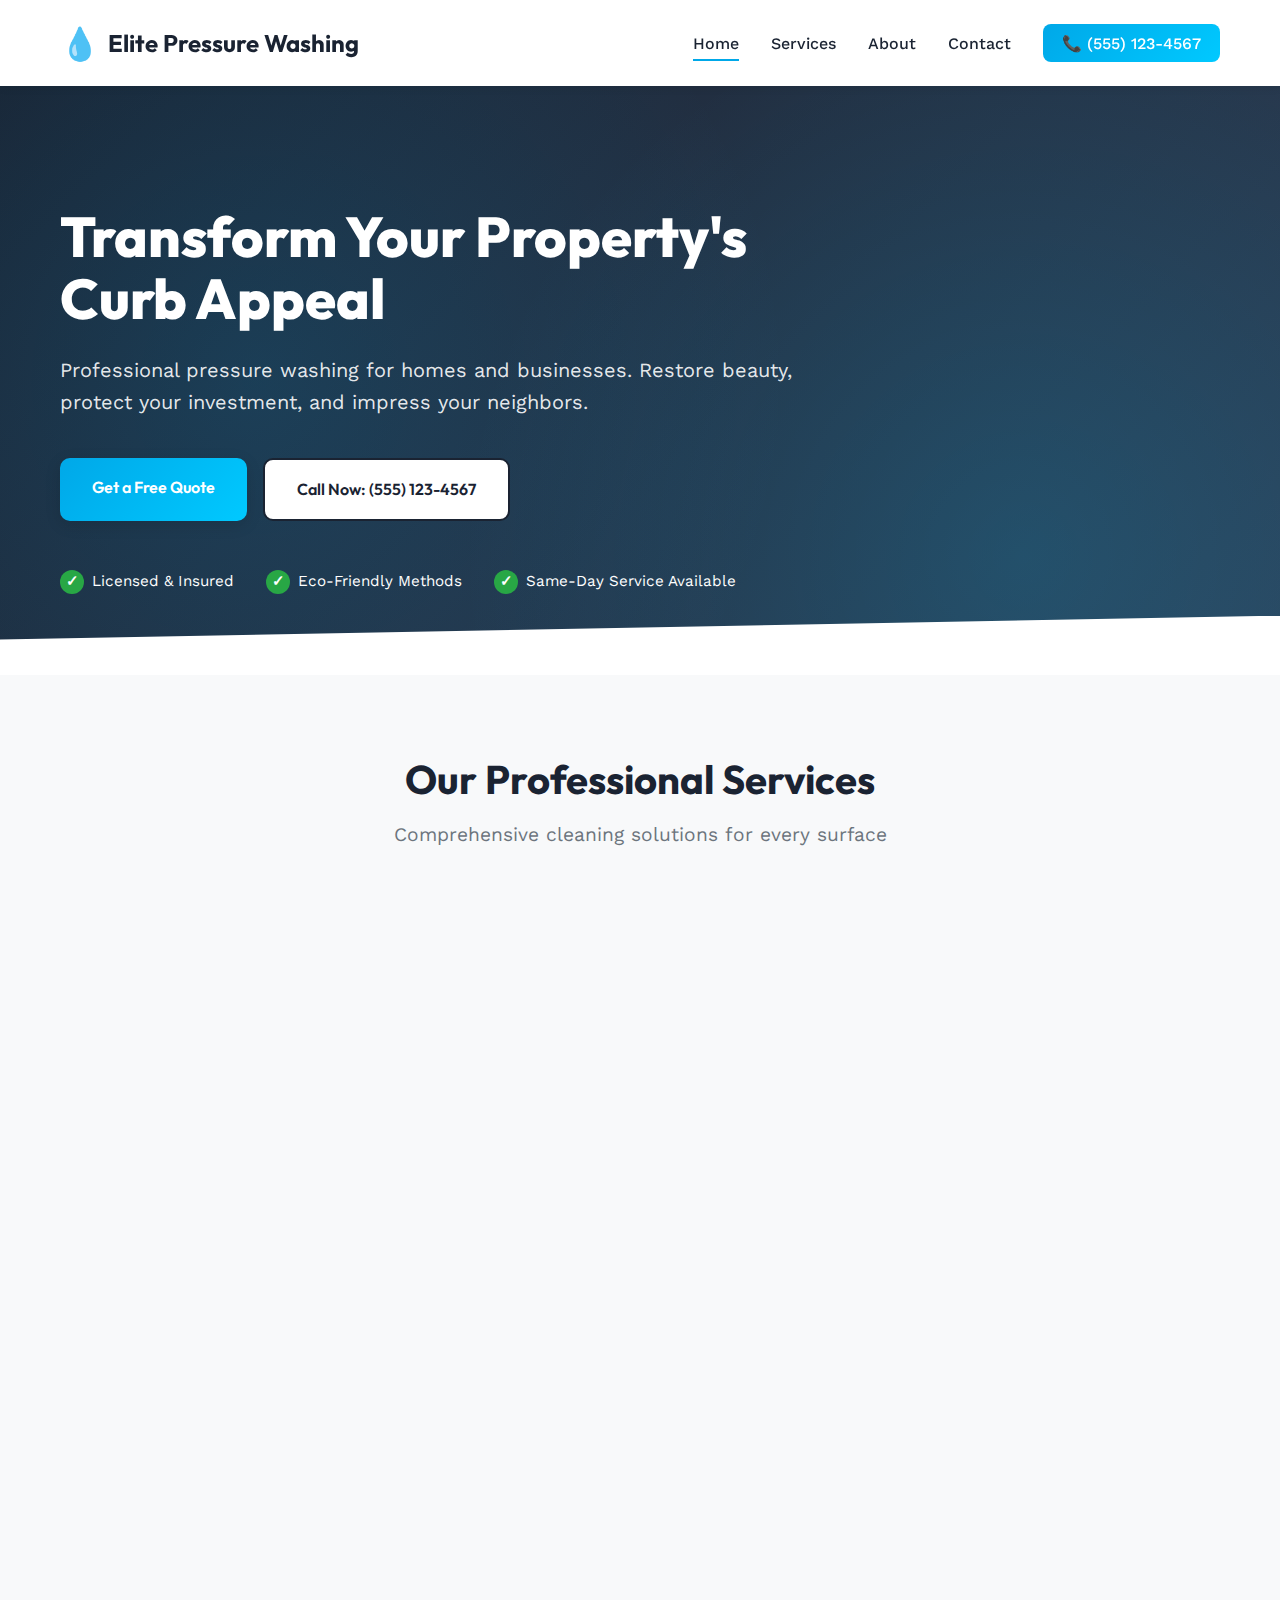
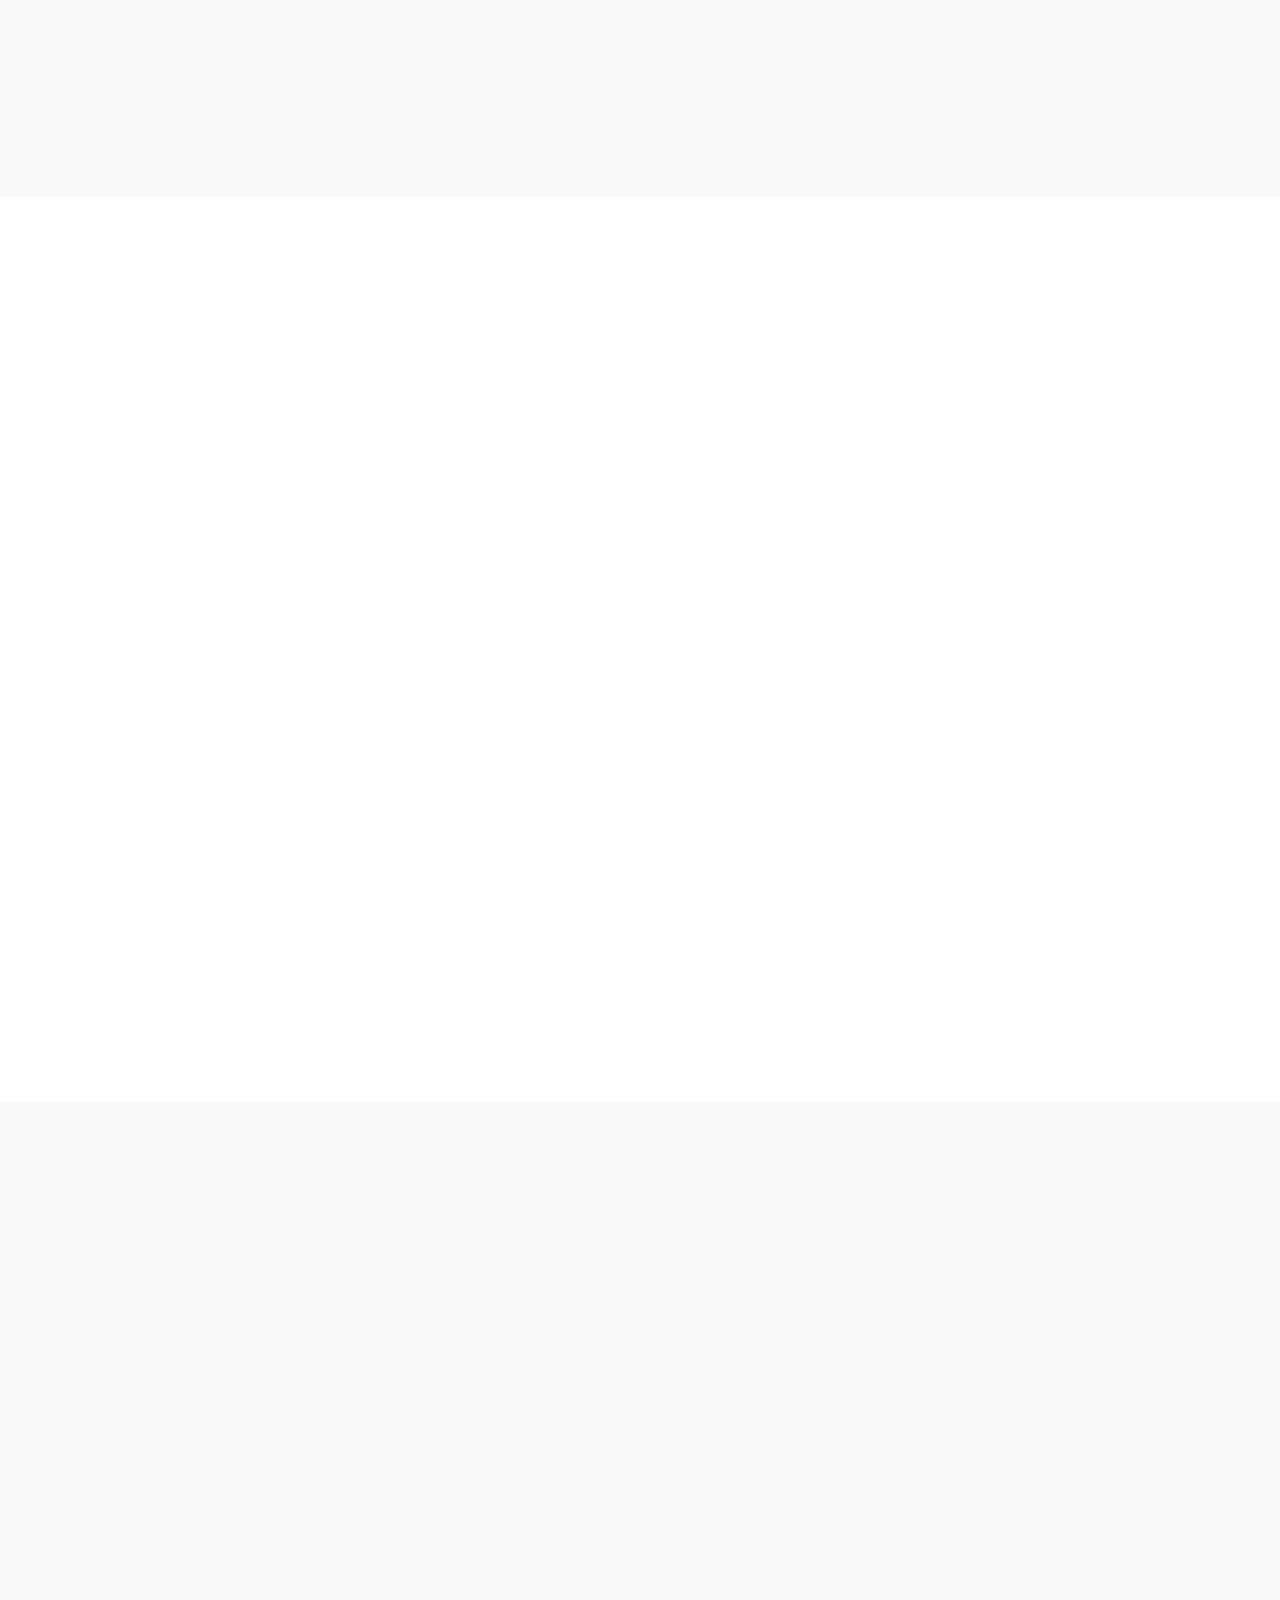
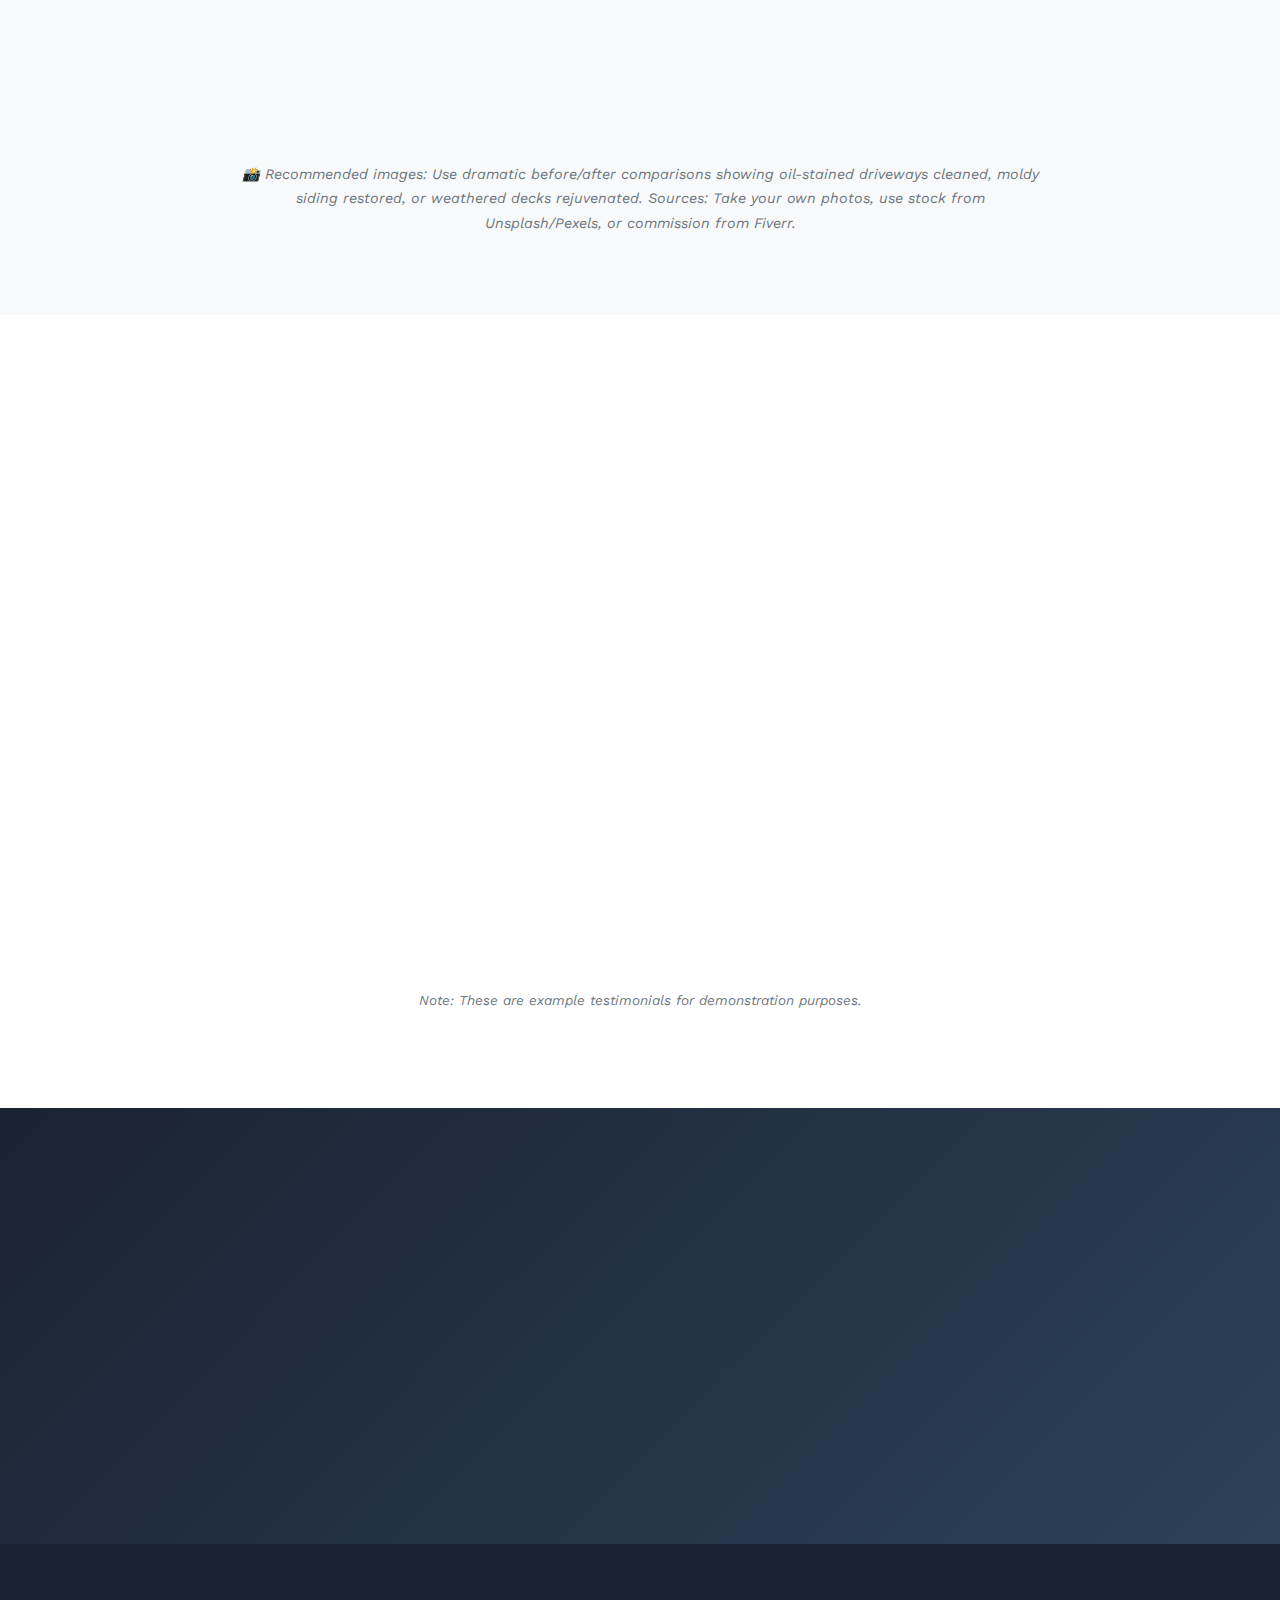
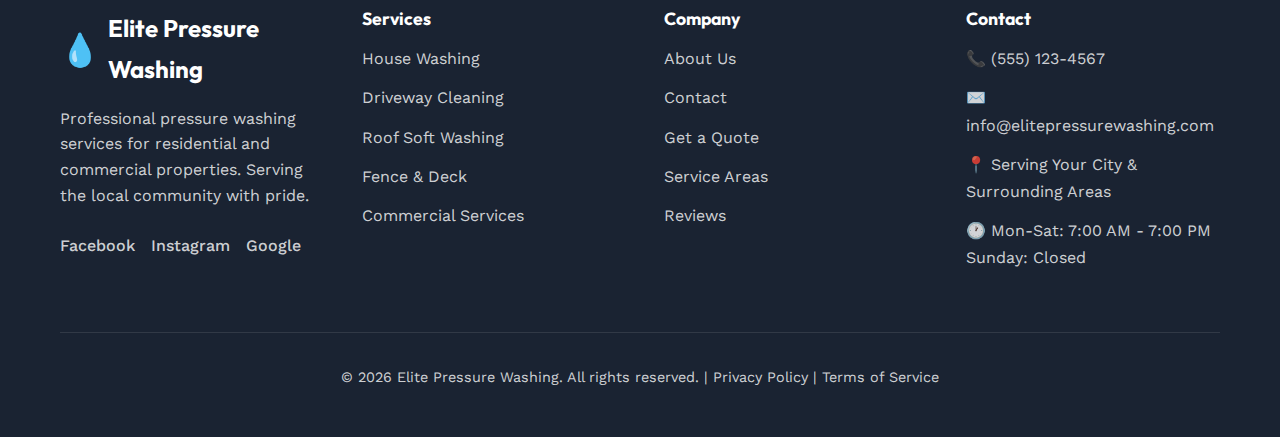
<file: index.html>
<!DOCTYPE html>
<html lang="en">
<head>
    <meta charset="UTF-8">
    <meta name="viewport" content="width=device-width, initial-scale=1.0">
    <title>Elite Pressure Washing | Professional Power Washing Services</title>
    <meta name="description" content="Transform your property with professional pressure washing. Residential & commercial services. Licensed, insured, and locally trusted.">
    <link rel="stylesheet" href="css/styles.css">
    <link rel="preconnect" href="https://fonts.googleapis.com">
    <link rel="preconnect" href="https://fonts.gstatic.com" crossorigin>
    <link href="https://fonts.googleapis.com/css2?family=Outfit:wght@400;500;600;700;800&family=Work+Sans:wght@400;500;600&display=swap" rel="stylesheet">
</head>
<body>
    <!-- Navigation -->
    <nav class="navbar">
        <div class="container">
            <div class="nav-wrapper">
                <div class="logo">
                    <span class="logo-icon">💧</span>
                    <span class="logo-text">Elite Pressure Washing</span>
                </div>
                <button class="mobile-toggle" id="mobileToggle" aria-label="Toggle menu">
                    <span></span>
                    <span></span>
                    <span></span>
                </button>
                <ul class="nav-menu" id="navMenu">
                    <li><a href="index.html" class="active">Home</a></li>
                    <li><a href="services.html">Services</a></li>
                    <li><a href="about.html">About</a></li>
                    <li><a href="contact.html">Contact</a></li>
                    <li><a href="tel:555-123-4567" class="nav-phone">📞 (555) 123-4567</a></li>
                </ul>
            </div>
        </div>
    </nav>

    <!-- Hero Section -->
    <section class="hero">
        <div class="hero-background"></div>
        <div class="container">
            <div class="hero-content fade-in">
                <h1 class="hero-title">Transform Your Property's Curb Appeal</h1>
                <p class="hero-subtitle">Professional pressure washing for homes and businesses. Restore beauty, protect your investment, and impress your neighbors.</p>
                <div class="hero-buttons">
                    <a href="contact.html" class="btn btn-primary">Get a Free Quote</a>
                    <a href="tel:555-123-4567" class="btn btn-secondary">Call Now: (555) 123-4567</a>
                </div>
                <div class="hero-features">
                    <div class="hero-feature">
                        <span class="feature-icon">✓</span>
                        <span>Licensed & Insured</span>
                    </div>
                    <div class="hero-feature">
                        <span class="feature-icon">✓</span>
                        <span>Eco-Friendly Methods</span>
                    </div>
                    <div class="hero-feature">
                        <span class="feature-icon">✓</span>
                        <span>Same-Day Service Available</span>
                    </div>
                </div>
            </div>
        </div>
        <div class="hero-wave"></div>
    </section>

    <!-- Services Section -->
    <section class="services" id="services">
        <div class="container">
            <div class="section-header fade-in">
                <h2 class="section-title">Our Professional Services</h2>
                <p class="section-subtitle">Comprehensive cleaning solutions for every surface</p>
            </div>
            <div class="services-grid">
                <div class="service-card fade-in">
                    <div class="service-icon">🏠</div>
                    <h3 class="service-title">House Washing</h3>
                    <p class="service-description">Gentle soft washing removes dirt, mold, and mildew without damaging your siding. Perfect for vinyl, brick, and stucco.</p>
                    <a href="services.html#house-washing" class="service-link">Learn More →</a>
                </div>
                <div class="service-card fade-in">
                    <div class="service-icon">🚗</div>
                    <h3 class="service-title">Driveway & Concrete</h3>
                    <p class="service-description">Remove oil stains, tire marks, and years of buildup. Make your driveway look brand new again.</p>
                    <a href="services.html#driveway" class="service-link">Learn More →</a>
                </div>
                <div class="service-card fade-in">
                    <div class="service-icon">🏘️</div>
                    <h3 class="service-title">Roof Soft Washing</h3>
                    <p class="service-description">Safe, low-pressure cleaning that eliminates algae and extends your roof's lifespan without voiding warranties.</p>
                    <a href="services.html#roof" class="service-link">Learn More →</a>
                </div>
                <div class="service-card fade-in">
                    <div class="service-icon">🪵</div>
                    <h3 class="service-title">Fence & Deck Cleaning</h3>
                    <p class="service-description">Restore your outdoor living spaces. Remove grime and prep for staining or sealing.</p>
                    <a href="services.html#fence-deck" class="service-link">Learn More →</a>
                </div>
                <div class="service-card fade-in">
                    <div class="service-icon">🏢</div>
                    <h3 class="service-title">Commercial Services</h3>
                    <p class="service-description">Storefronts, parking lots, and building exteriors. Maintain a professional appearance for your business.</p>
                    <a href="services.html#commercial" class="service-link">Learn More →</a>
                </div>
                <div class="service-card fade-in">
                    <div class="service-icon">✨</div>
                    <h3 class="service-title">Fleet & Equipment</h3>
                    <p class="service-description">Keep your vehicles and machinery looking professional with regular pressure washing maintenance.</p>
                    <a href="services.html#fleet" class="service-link">Learn More →</a>
                </div>
            </div>
        </div>
    </section>

    <!-- Why Choose Us Section -->
    <section class="why-choose-us">
        <div class="container">
            <div class="section-header fade-in">
                <h2 class="section-title">Why Elite Pressure Washing?</h2>
                <p class="section-subtitle">Experience the difference professional service makes</p>
            </div>
            <div class="reasons-grid">
                <div class="reason-card fade-in">
                    <div class="reason-number">01</div>
                    <h3 class="reason-title">Licensed & Fully Insured</h3>
                    <p class="reason-description">Complete peace of mind with comprehensive liability coverage and worker's compensation insurance.</p>
                </div>
                <div class="reason-card fade-in">
                    <div class="reason-number">02</div>
                    <h3 class="reason-title">Professional Equipment</h3>
                    <p class="reason-description">Commercial-grade machines and surface-safe cleaning techniques that get results without damage.</p>
                </div>
                <div class="reason-card fade-in">
                    <div class="reason-number">03</div>
                    <h3 class="reason-title">Eco-Friendly Solutions</h3>
                    <p class="reason-description">Biodegradable cleaners that are tough on grime but safe for your family, pets, and landscaping.</p>
                </div>
                <div class="reason-card fade-in">
                    <div class="reason-number">04</div>
                    <h3 class="reason-title">Satisfaction Guaranteed</h3>
                    <p class="reason-description">We're not happy until you're thrilled. If you're not satisfied, we'll make it right—no questions asked.</p>
                </div>
                <div class="reason-card fade-in">
                    <div class="reason-number">05</div>
                    <h3 class="reason-title">Local & Trusted</h3>
                    <p class="reason-description">Family-owned and operated, serving our community with integrity for over 10 years.</p>
                </div>
                <div class="reason-card fade-in">
                    <div class="reason-number">06</div>
                    <h3 class="reason-title">Fair Pricing</h3>
                    <p class="reason-description">Transparent quotes with no hidden fees. You'll know exactly what you're paying before we start.</p>
                </div>
            </div>
        </div>
    </section>

    <!-- Before & After Section -->
    <section class="before-after">
        <div class="container">
            <div class="section-header fade-in">
                <h2 class="section-title">See the Transformation</h2>
                <p class="section-subtitle">Real results from recent projects</p>
            </div>
            <div class="ba-grid">
                <!-- Before/After Image Placeholder 1 -->
                <div class="ba-card fade-in">
                    <div class="ba-image-placeholder">
                        <!-- Replace with actual before/after slider image -->
                        <div class="placeholder-text">
                            <p><strong>Before/After:</strong> Driveway Cleaning</p>
                            <p class="small">10 years of oil stains removed in 2 hours</p>
                        </div>
                    </div>
                    <p class="ba-caption">Driveway transformed from stained to pristine</p>
                </div>
                <!-- Before/After Image Placeholder 2 -->
                <div class="ba-card fade-in">
                    <div class="ba-image-placeholder">
                        <div class="placeholder-text">
                            <p><strong>Before/After:</strong> House Washing</p>
                            <p class="small">Mold and algae completely eliminated</p>
                        </div>
                    </div>
                    <p class="ba-caption">Siding restored to like-new condition</p>
                </div>
                <!-- Before/After Image Placeholder 3 -->
                <div class="ba-card fade-in">
                    <div class="ba-image-placeholder">
                        <div class="placeholder-text">
                            <p><strong>Before/After:</strong> Deck Cleaning</p>
                            <p class="small">Years of grime removed, ready for staining</p>
                        </div>
                    </div>
                    <p class="ba-caption">Deck revitalized and protected</p>
                </div>
            </div>
            <p class="image-note">📸 <em>Recommended images: Use dramatic before/after comparisons showing oil-stained driveways cleaned, moldy siding restored, or weathered decks rejuvenated. Sources: Take your own photos, use stock from Unsplash/Pexels, or commission from Fiverr.</em></p>
        </div>
    </section>

    <!-- Testimonials Section -->
    <section class="testimonials">
        <div class="container">
            <div class="section-header fade-in">
                <h2 class="section-title">What Our Customers Say</h2>
                <p class="section-subtitle">Don't just take our word for it</p>
            </div>
            <div class="testimonials-grid">
                <div class="testimonial-card fade-in">
                    <div class="testimonial-rating">★★★★★</div>
                    <p class="testimonial-text">"Our house looks like it did the day we bought it! The team was professional, on time, and did an incredible job removing all the mold and algae. Highly recommend!"</p>
                    <div class="testimonial-author">
                        <strong>Sarah M.</strong>
                        <span>Homeowner</span>
                    </div>
                </div>
                <div class="testimonial-card fade-in">
                    <div class="testimonial-rating">★★★★★</div>
                    <p class="testimonial-text">"We use Elite for all our commercial properties. They're reliable, reasonably priced, and the results speak for themselves. Our storefronts have never looked better."</p>
                    <div class="testimonial-author">
                        <strong>Mike T.</strong>
                        <span>Property Manager</span>
                    </div>
                </div>
                <div class="testimonial-card fade-in">
                    <div class="testimonial-rating">★★★★★</div>
                    <p class="testimonial-text">"After 15 years of buildup, I thought my driveway was a lost cause. Elite proved me wrong! It looks brand new. Best money I've spent on home maintenance."</p>
                    <div class="testimonial-author">
                        <strong>James R.</strong>
                        <span>Homeowner</span>
                    </div>
                </div>
            </div>
            <p class="testimonial-disclaimer"><em>Note: These are example testimonials for demonstration purposes.</em></p>
        </div>
    </section>

    <!-- Final CTA Section -->
    <section class="cta-section">
        <div class="container">
            <div class="cta-content fade-in">
                <h2 class="cta-title">Ready to Transform Your Property?</h2>
                <p class="cta-subtitle">Get a free, no-obligation quote today. Same-day service available!</p>
                <div class="cta-buttons">
                    <a href="contact.html" class="btn btn-primary btn-large">Get Your Free Quote</a>
                    <a href="tel:555-123-4567" class="btn btn-secondary btn-large">📞 Call (555) 123-4567</a>
                </div>
                <p class="cta-note">Most quotes provided within 24 hours • Flexible scheduling • No pressure, just results</p>
            </div>
        </div>
    </section>

    <!-- Footer -->
    <footer class="footer">
        <div class="container">
            <div class="footer-grid">
                <div class="footer-column">
                    <div class="footer-logo">
                        <span class="logo-icon">💧</span>
                        <span class="logo-text">Elite Pressure Washing</span>
                    </div>
                    <p class="footer-description">Professional pressure washing services for residential and commercial properties. Serving the local community with pride.</p>
                    <div class="footer-social">
                        <a href="#" aria-label="Facebook">Facebook</a>
                        <a href="#" aria-label="Instagram">Instagram</a>
                        <a href="#" aria-label="Google">Google</a>
                    </div>
                </div>
                <div class="footer-column">
                    <h4 class="footer-heading">Services</h4>
                    <ul class="footer-links">
                        <li><a href="services.html#house-washing">House Washing</a></li>
                        <li><a href="services.html#driveway">Driveway Cleaning</a></li>
                        <li><a href="services.html#roof">Roof Soft Washing</a></li>
                        <li><a href="services.html#fence-deck">Fence & Deck</a></li>
                        <li><a href="services.html#commercial">Commercial Services</a></li>
                    </ul>
                </div>
                <div class="footer-column">
                    <h4 class="footer-heading">Company</h4>
                    <ul class="footer-links">
                        <li><a href="about.html">About Us</a></li>
                        <li><a href="contact.html">Contact</a></li>
                        <li><a href="contact.html">Get a Quote</a></li>
                        <li><a href="#">Service Areas</a></li>
                        <li><a href="#">Reviews</a></li>
                    </ul>
                </div>
                <div class="footer-column">
                    <h4 class="footer-heading">Contact</h4>
                    <ul class="footer-contact">
                        <li>📞 <a href="tel:555-123-4567">(555) 123-4567</a></li>
                        <li>✉️ <a href="mailto:info@elitepressurewashing.com">info@elitepressurewashing.com</a></li>
                        <li>📍 Serving Your City & Surrounding Areas</li>
                        <li>🕐 Mon-Sat: 7:00 AM - 7:00 PM<br>Sunday: Closed</li>
                    </ul>
                </div>
            </div>
            <div class="footer-bottom">
                <p>&copy; 2026 Elite Pressure Washing. All rights reserved. | <a href="#">Privacy Policy</a> | <a href="#">Terms of Service</a></p>
            </div>
        </div>
    </footer>

    <script src="js/main.js"></script>
</body>
</html>
</file>
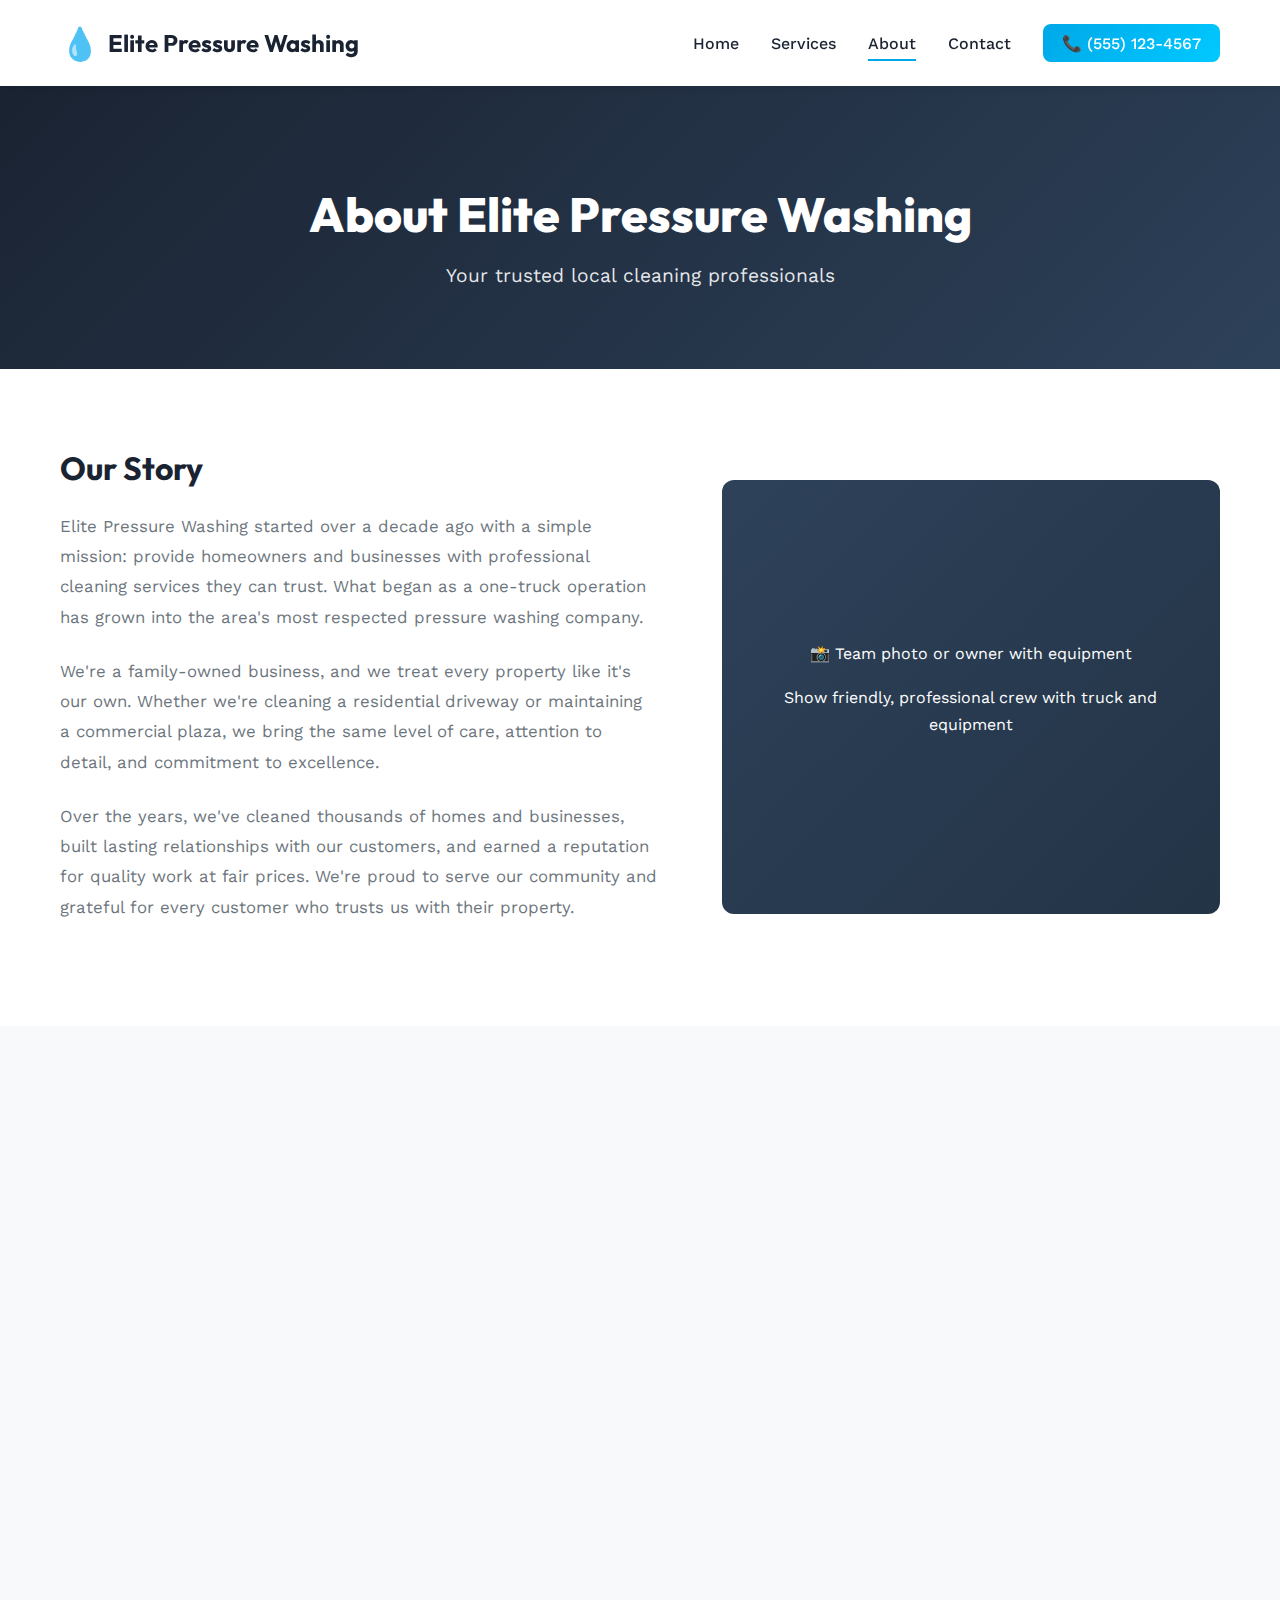
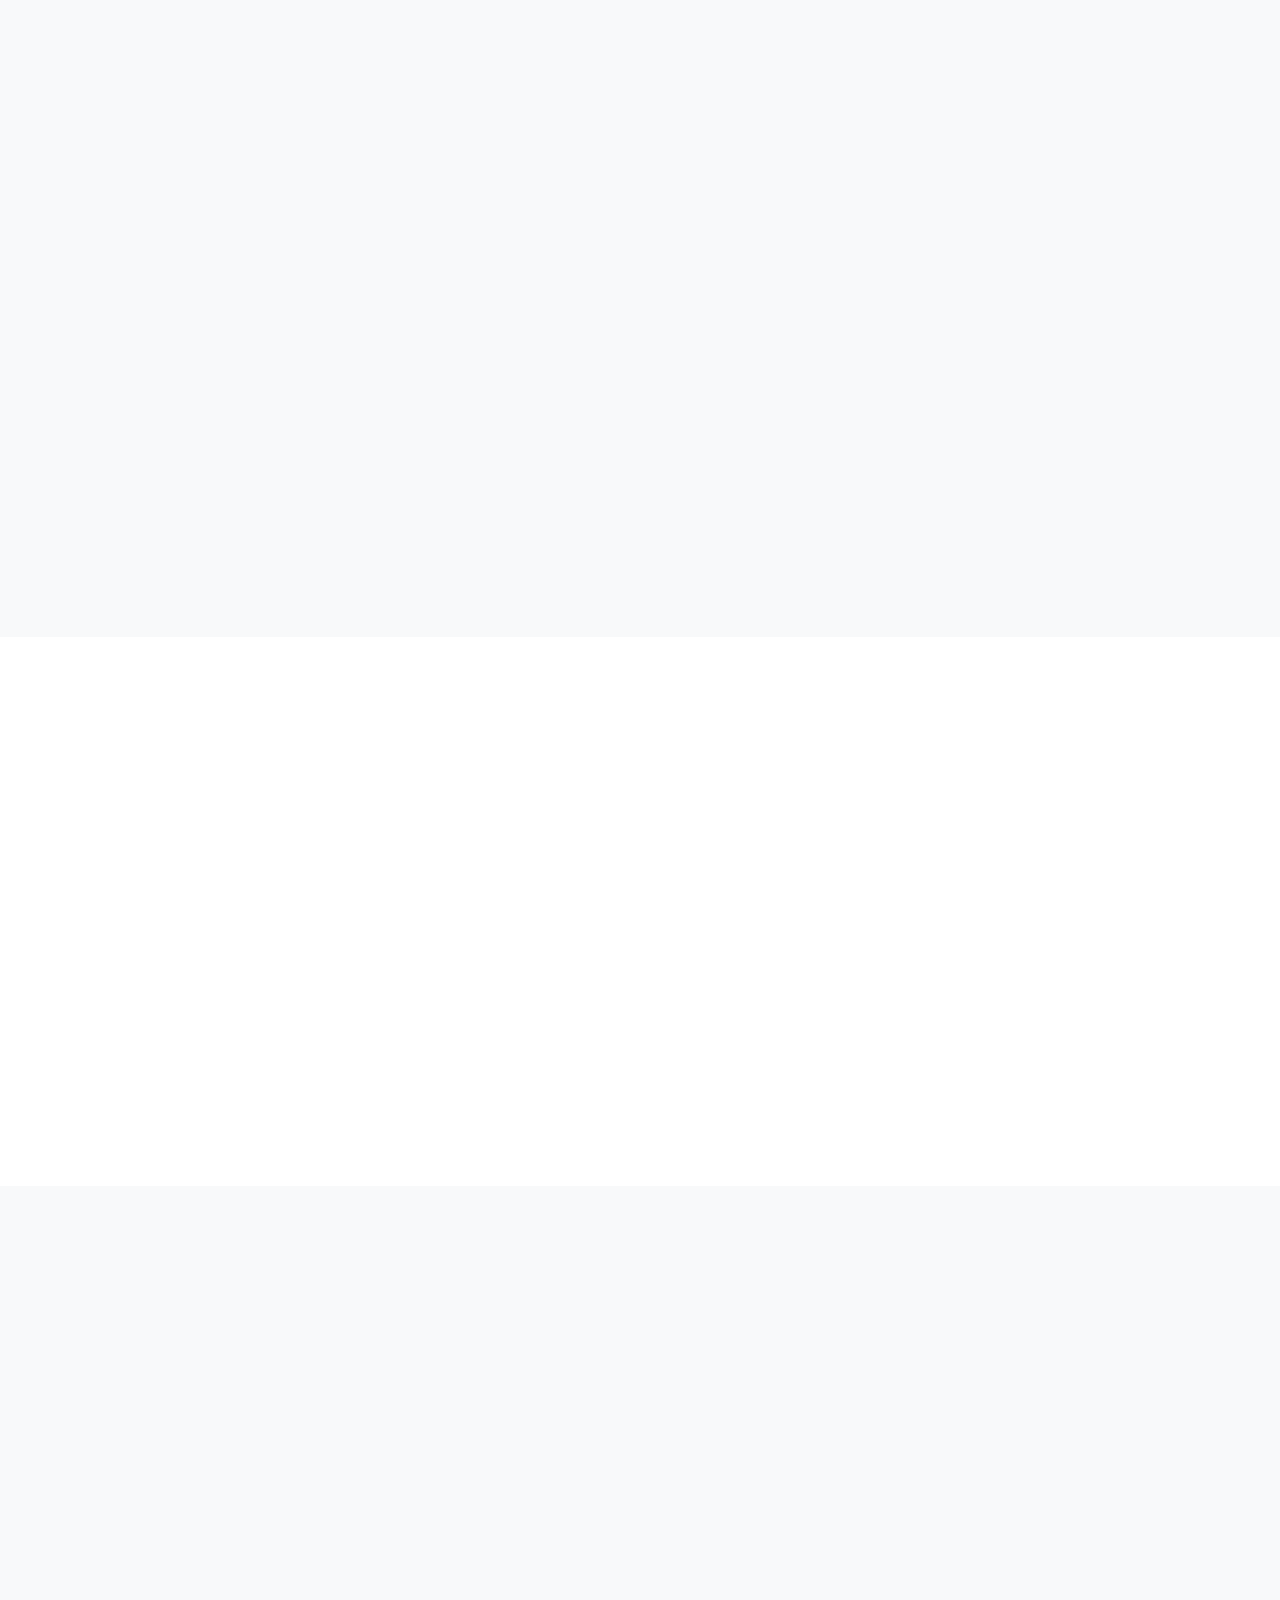
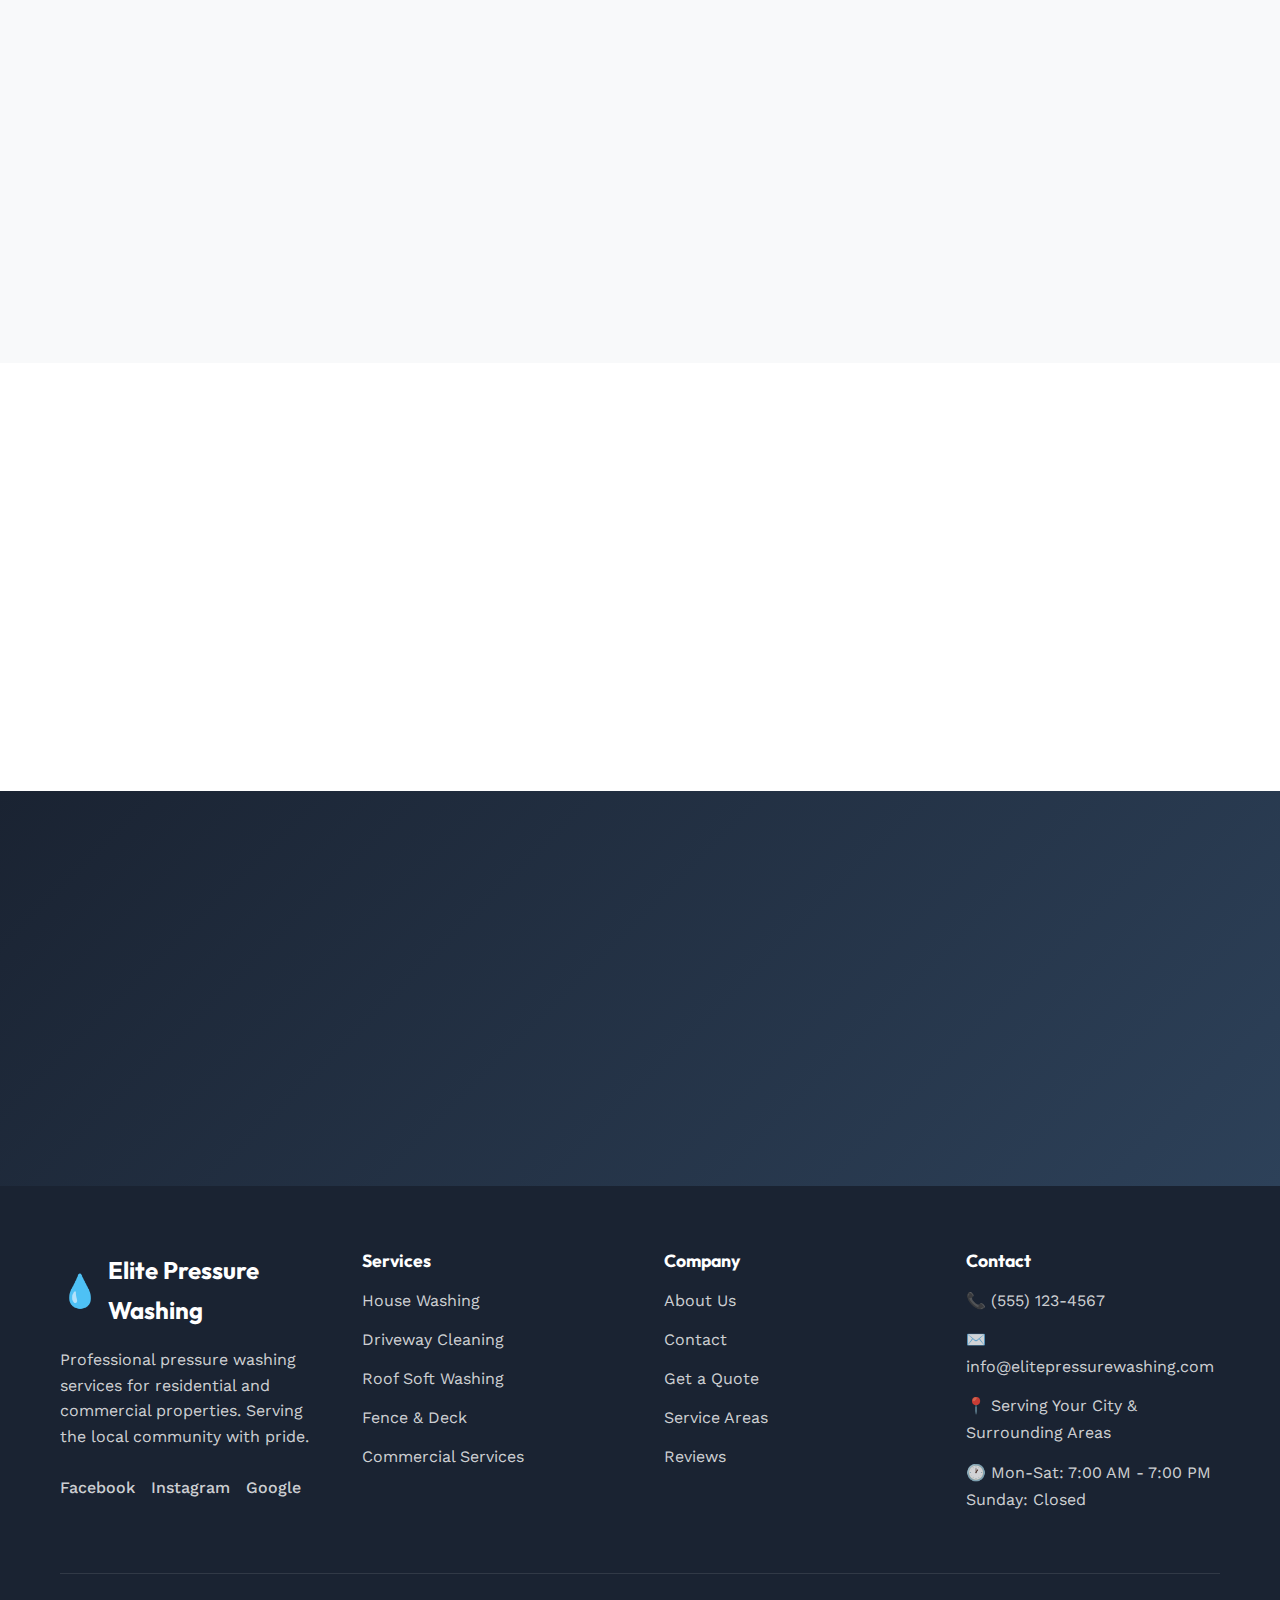
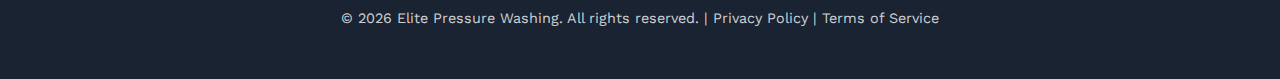
<file: about.html>
<!DOCTYPE html>
<html lang="en">
<head>
    <meta charset="UTF-8">
    <meta name="viewport" content="width=device-width, initial-scale=1.0">
    <title>About Us | Elite Pressure Washing</title>
    <meta name="description" content="Learn about Elite Pressure Washing - your local, trusted pressure washing professionals. Licensed, insured, and committed to excellence.">
    <link rel="stylesheet" href="css/styles.css">
    <link rel="preconnect" href="https://fonts.googleapis.com">
    <link rel="preconnect" href="https://fonts.gstatic.com" crossorigin>
    <link href="https://fonts.googleapis.com/css2?family=Outfit:wght@400;500;600;700;800&family=Work+Sans:wght@400;500;600&display=swap" rel="stylesheet">
</head>
<body>
    <!-- Navigation -->
    <nav class="navbar">
        <div class="container">
            <div class="nav-wrapper">
                <div class="logo">
                    <span class="logo-icon">💧</span>
                    <span class="logo-text">Elite Pressure Washing</span>
                </div>
                <button class="mobile-toggle" id="mobileToggle" aria-label="Toggle menu">
                    <span></span>
                    <span></span>
                    <span></span>
                </button>
                <ul class="nav-menu" id="navMenu">
                    <li><a href="index.html">Home</a></li>
                    <li><a href="services.html">Services</a></li>
                    <li><a href="about.html" class="active">About</a></li>
                    <li><a href="contact.html">Contact</a></li>
                    <li><a href="tel:555-123-4567" class="nav-phone">📞 (555) 123-4567</a></li>
                </ul>
            </div>
        </div>
    </nav>

    <!-- Page Header -->
    <section class="page-header">
        <div class="container">
            <h1 class="page-title fade-in">About Elite Pressure Washing</h1>
            <p class="page-subtitle fade-in">Your trusted local cleaning professionals</p>
        </div>
    </section>

    <!-- Our Story Section -->
    <section class="about-story">
        <div class="container">
            <div class="about-grid fade-in">
                <div class="about-content">
                    <h2 class="about-heading">Our Story</h2>
                    <p class="about-text">Elite Pressure Washing started over a decade ago with a simple mission: provide homeowners and businesses with professional cleaning services they can trust. What began as a one-truck operation has grown into the area's most respected pressure washing company.</p>
                    
                    <p class="about-text">We're a family-owned business, and we treat every property like it's our own. Whether we're cleaning a residential driveway or maintaining a commercial plaza, we bring the same level of care, attention to detail, and commitment to excellence.</p>
                    
                    <p class="about-text">Over the years, we've cleaned thousands of homes and businesses, built lasting relationships with our customers, and earned a reputation for quality work at fair prices. We're proud to serve our community and grateful for every customer who trusts us with their property.</p>
                </div>
                <div class="about-image">
                    <div class="about-image-placeholder">
                        <p>📸 Team photo or owner with equipment</p>
                        <p class="small">Show friendly, professional crew with truck and equipment</p>
                    </div>
                </div>
            </div>
        </div>
    </section>

    <!-- Why We're Different Section -->
    <section class="why-different">
        <div class="container">
            <div class="section-header fade-in">
                <h2 class="section-title">What Makes Us Different</h2>
                <p class="section-subtitle">We don't cut corners, and we don't oversell</p>
            </div>
            <div class="differences-grid">
                <div class="difference-card fade-in">
                    <div class="difference-icon">🏆</div>
                    <h3 class="difference-title">Professional-Grade Equipment</h3>
                    <p class="difference-text">We invest in commercial-grade pressure washers, soft wash systems, and surface cleaners. Our equipment delivers superior results without damaging your property. We don't use cheap rental machines—we own and maintain professional tools built for the job.</p>
                </div>
                <div class="difference-card fade-in">
                    <div class="difference-icon">🌿</div>
                    <h3 class="difference-title">Eco-Friendly & Surface-Safe</h3>
                    <p class="difference-text">We use biodegradable cleaning solutions that are tough on dirt but gentle on your landscaping, pets, and family. Our soft washing technique protects delicate surfaces like siding and roofing while still delivering deep cleaning results.</p>
                </div>
                <div class="difference-card fade-in">
                    <div class="difference-icon">✅</div>
                    <h3 class="difference-title">Licensed & Fully Insured</h3>
                    <p class="difference-text">We carry comprehensive general liability insurance and worker's compensation coverage. You'll never have to worry about liability if something goes wrong—though with our experience and safety protocols, it rarely does.</p>
                </div>
                <div class="difference-card fade-in">
                    <div class="difference-icon">👷</div>
                    <h3 class="difference-title">Trained Technicians</h3>
                    <p class="difference-text">Every member of our team is trained in proper pressure washing techniques, safety procedures, and customer service. We don't hire day laborers—our crew members are skilled professionals who take pride in their work.</p>
                </div>
                <div class="difference-card fade-in">
                    <div class="difference-icon">💬</div>
                    <h3 class="difference-title">Clear Communication</h3>
                    <p class="difference-text">From your first call to project completion, we keep you informed. You'll get transparent pricing upfront, arrive-on-time service, and a walkthrough of the completed work. No surprises, no hidden fees.</p>
                </div>
                <div class="difference-card fade-in">
                    <div class="difference-icon">💯</div>
                    <h3 class="difference-title">Satisfaction Guaranteed</h3>
                    <p class="difference-text">We stand behind our work. If you're not completely satisfied with the results, we'll make it right—no questions asked. Your happiness is our priority, and we won't consider the job done until you're thrilled.</p>
                </div>
            </div>
        </div>
    </section>

    <!-- Credentials Section -->
    <section class="credentials">
        <div class="container">
            <div class="section-header fade-in">
                <h2 class="section-title">Credentials & Certifications</h2>
            </div>
            <div class="credentials-grid fade-in">
                <div class="credential-item">
                    <div class="credential-icon">📋</div>
                    <h3>Licensed & Bonded</h3>
                    <p>State contractor license and surety bond</p>
                </div>
                <div class="credential-item">
                    <div class="credential-icon">🛡️</div>
                    <h3>Fully Insured</h3>
                    <p>$2M general liability + worker's comp</p>
                </div>
                <div class="credential-item">
                    <div class="credential-icon">🌟</div>
                    <h3>10+ Years Experience</h3>
                    <p>Thousands of satisfied customers</p>
                </div>
                <div class="credential-item">
                    <div class="credential-icon">🏅</div>
                    <h3>A+ BBB Rating</h3>
                    <p>Accredited with zero complaints</p>
                </div>
            </div>
        </div>
    </section>

    <!-- Our Process Section -->
    <section class="our-process">
        <div class="container">
            <div class="section-header fade-in">
                <h2 class="section-title">How We Work</h2>
                <p class="section-subtitle">Simple, transparent, and hassle-free</p>
            </div>
            <div class="process-steps">
                <div class="process-step fade-in">
                    <div class="process-number">1</div>
                    <h3 class="process-title">Contact Us</h3>
                    <p class="process-text">Call, email, or fill out our online form. Tell us what you need cleaned, and we'll schedule a time to provide a free quote.</p>
                </div>
                <div class="process-step fade-in">
                    <div class="process-number">2</div>
                    <h3 class="process-title">Get Your Quote</h3>
                    <p class="process-text">We'll assess the job and provide transparent, upfront pricing—no hidden fees. For most jobs, we can give you a quote right over the phone.</p>
                </div>
                <div class="process-step fade-in">
                    <div class="process-number">3</div>
                    <h3 class="process-title">Schedule Service</h3>
                    <p class="process-text">We'll work around your schedule. Most projects can be completed in a single visit, and we offer same-day service when available.</p>
                </div>
                <div class="process-step fade-in">
                    <div class="process-number">4</div>
                    <h3 class="process-title">We Get to Work</h3>
                    <p class="process-text">Our professional crew arrives on time with all necessary equipment. We protect your landscaping, clean thoroughly, and leave your property spotless.</p>
                </div>
                <div class="process-step fade-in">
                    <div class="process-number">5</div>
                    <h3 class="process-title">Final Walkthrough</h3>
                    <p class="process-text">Before we leave, we'll walk you through the completed work to ensure you're 100% satisfied. If anything isn't perfect, we fix it immediately.</p>
                </div>
            </div>
        </div>
    </section>

    <!-- Local Community Section -->
    <section class="local-community">
        <div class="container">
            <div class="community-content fade-in">
                <h2 class="community-title">Proud to Serve Our Community</h2>
                <p class="community-text">We live and work here too. When you hire Elite Pressure Washing, you're supporting a local family business that cares about this community. We sponsor youth sports teams, donate to local charities, and treat our neighbors with the respect they deserve.</p>
                <p class="community-text">We're not a national franchise or a fly-by-night operation. We're your neighbors, and we'll be here tomorrow, next year, and for decades to come. That's a promise.</p>
            </div>
        </div>
    </section>

    <!-- CTA Section -->
    <section class="cta-section">
        <div class="container">
            <div class="cta-content fade-in">
                <h2 class="cta-title">Ready to Work With a Team You Can Trust?</h2>
                <p class="cta-subtitle">Get a free quote today—no pressure, just honest service</p>
                <div class="cta-buttons">
                    <a href="contact.html" class="btn btn-primary btn-large">Get Your Free Quote</a>
                    <a href="tel:555-123-4567" class="btn btn-secondary btn-large">📞 Call (555) 123-4567</a>
                </div>
            </div>
        </div>
    </section>

    <!-- Footer -->
    <footer class="footer">
        <div class="container">
            <div class="footer-grid">
                <div class="footer-column">
                    <div class="footer-logo">
                        <span class="logo-icon">💧</span>
                        <span class="logo-text">Elite Pressure Washing</span>
                    </div>
                    <p class="footer-description">Professional pressure washing services for residential and commercial properties. Serving the local community with pride.</p>
                    <div class="footer-social">
                        <a href="#" aria-label="Facebook">Facebook</a>
                        <a href="#" aria-label="Instagram">Instagram</a>
                        <a href="#" aria-label="Google">Google</a>
                    </div>
                </div>
                <div class="footer-column">
                    <h4 class="footer-heading">Services</h4>
                    <ul class="footer-links">
                        <li><a href="services.html#house-washing">House Washing</a></li>
                        <li><a href="services.html#driveway">Driveway Cleaning</a></li>
                        <li><a href="services.html#roof">Roof Soft Washing</a></li>
                        <li><a href="services.html#fence-deck">Fence & Deck</a></li>
                        <li><a href="services.html#commercial">Commercial Services</a></li>
                    </ul>
                </div>
                <div class="footer-column">
                    <h4 class="footer-heading">Company</h4>
                    <ul class="footer-links">
                        <li><a href="about.html">About Us</a></li>
                        <li><a href="contact.html">Contact</a></li>
                        <li><a href="contact.html">Get a Quote</a></li>
                        <li><a href="#">Service Areas</a></li>
                        <li><a href="#">Reviews</a></li>
                    </ul>
                </div>
                <div class="footer-column">
                    <h4 class="footer-heading">Contact</h4>
                    <ul class="footer-contact">
                        <li>📞 <a href="tel:555-123-4567">(555) 123-4567</a></li>
                        <li>✉️ <a href="mailto:info@elitepressurewashing.com">info@elitepressurewashing.com</a></li>
                        <li>📍 Serving Your City & Surrounding Areas</li>
                        <li>🕐 Mon-Sat: 7:00 AM - 7:00 PM<br>Sunday: Closed</li>
                    </ul>
                </div>
            </div>
            <div class="footer-bottom">
                <p>&copy; 2026 Elite Pressure Washing. All rights reserved. | <a href="#">Privacy Policy</a> | <a href="#">Terms of Service</a></p>
            </div>
        </div>
    </footer>

    <script src="js/main.js"></script>
</body>
</html>
</file>
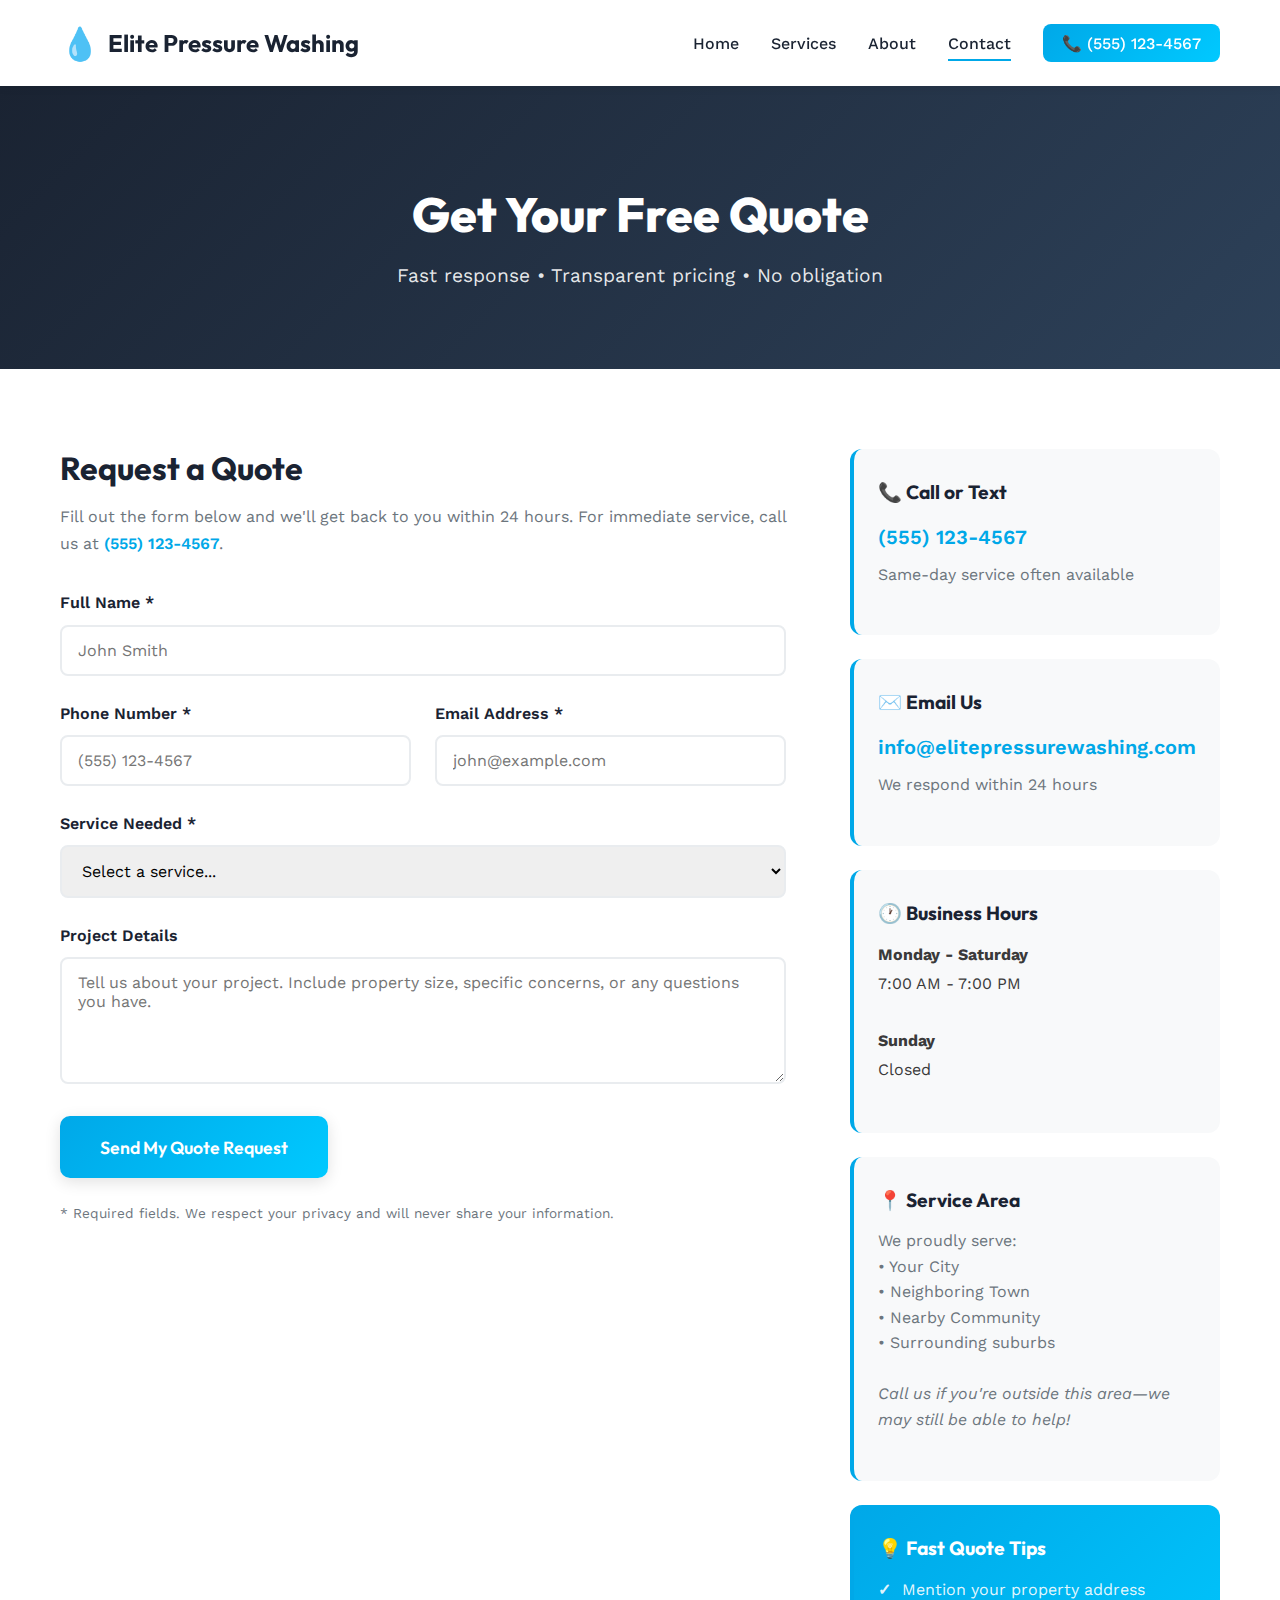
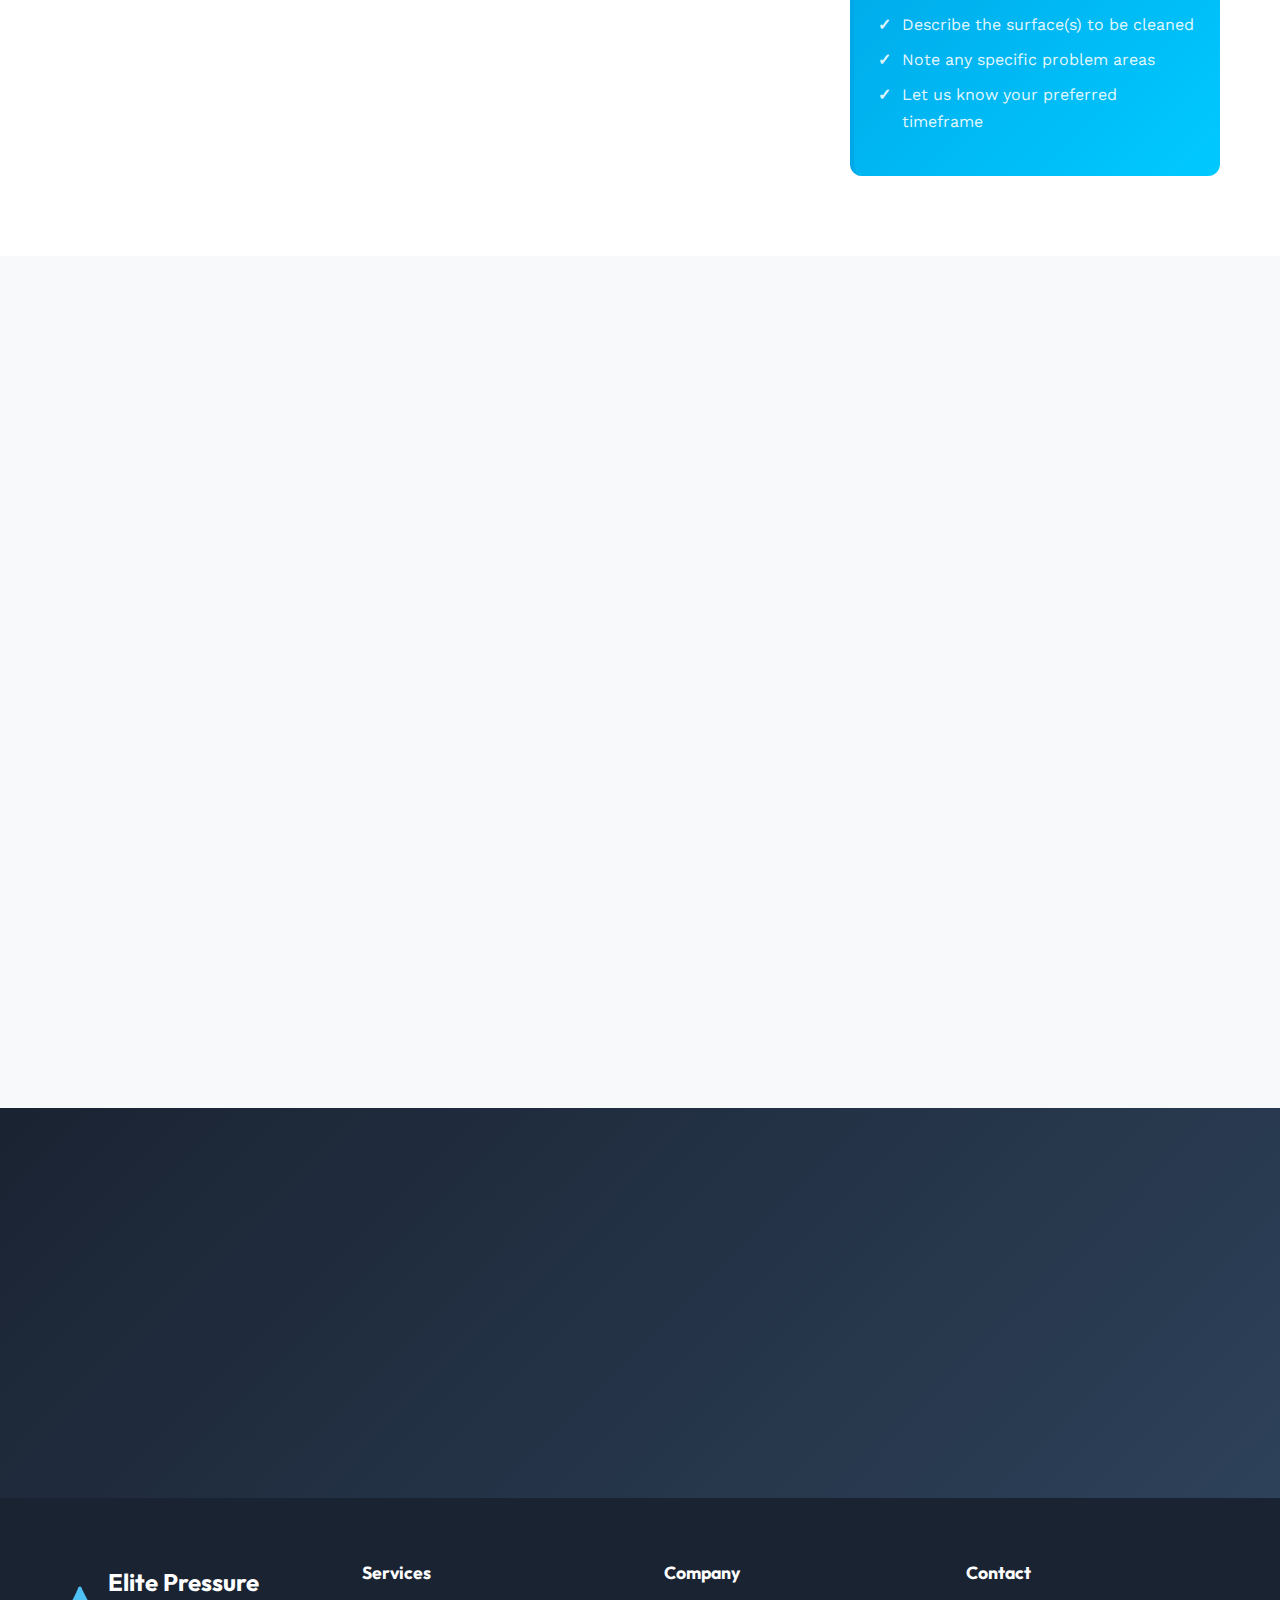
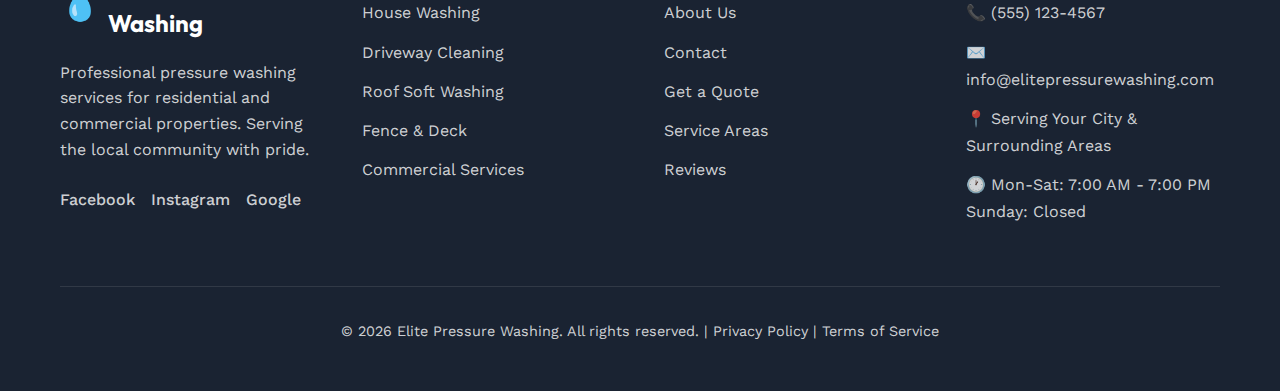
<file: contact.html>
<!DOCTYPE html>
<html lang="en">
<head>
    <meta charset="UTF-8">
    <meta name="viewport" content="width=device-width, initial-scale=1.0">
    <title>Contact Us | Elite Pressure Washing</title>
    <meta name="description" content="Contact Elite Pressure Washing for a free quote. Call (555) 123-4567 or fill out our online form for fast, professional service.">
    <link rel="stylesheet" href="css/styles.css">
    <link rel="preconnect" href="https://fonts.googleapis.com">
    <link rel="preconnect" href="https://fonts.gstatic.com" crossorigin>
    <link href="https://fonts.googleapis.com/css2?family=Outfit:wght@400;500;600;700;800&family=Work+Sans:wght@400;500;600&display=swap" rel="stylesheet">
</head>
<body>
    <!-- Navigation -->
    <nav class="navbar">
        <div class="container">
            <div class="nav-wrapper">
                <div class="logo">
                    <span class="logo-icon">💧</span>
                    <span class="logo-text">Elite Pressure Washing</span>
                </div>
                <button class="mobile-toggle" id="mobileToggle" aria-label="Toggle menu">
                    <span></span>
                    <span></span>
                    <span></span>
                </button>
                <ul class="nav-menu" id="navMenu">
                    <li><a href="index.html">Home</a></li>
                    <li><a href="services.html">Services</a></li>
                    <li><a href="about.html">About</a></li>
                    <li><a href="contact.html" class="active">Contact</a></li>
                    <li><a href="tel:555-123-4567" class="nav-phone">📞 (555) 123-4567</a></li>
                </ul>
            </div>
        </div>
    </nav>

    <!-- Page Header -->
    <section class="page-header">
        <div class="container">
            <h1 class="page-title fade-in">Get Your Free Quote</h1>
            <p class="page-subtitle fade-in">Fast response • Transparent pricing • No obligation</p>
        </div>
    </section>

    <!-- Contact Section -->
    <section class="contact-section">
        <div class="container">
            <div class="contact-grid">
                <!-- Contact Form -->
                <div class="contact-form-wrapper fade-in">
                    <h2 class="contact-heading">Request a Quote</h2>
                    <p class="contact-intro">Fill out the form below and we'll get back to you within 24 hours. For immediate service, call us at <a href="tel:555-123-4567" class="inline-phone">(555) 123-4567</a>.</p>
                    
                    <form action="https://formspree.io/f/xqelgewb" method="POST" class="contact-form" id="contactForm">
                        <div class="form-group">
                            <label for="name">Full Name *</label>
                            <input type="text" id="name" name="name" required placeholder="John Smith">
                        </div>

                        <div class="form-row">
                            <div class="form-group">
                                <label for="phone">Phone Number *</label>
                                <input type="tel" id="phone" name="phone" required placeholder="(555) 123-4567">
                            </div>
                            <div class="form-group">
                                <label for="email">Email Address *</label>
                                <input type="email" id="email" name="email" required placeholder="john@example.com">
                            </div>
                        </div>

                        <div class="form-group">
                            <label for="service">Service Needed *</label>
                            <select id="service" name="service" required>
                                <option value="">Select a service...</option>
                                <option value="house-washing">House Washing</option>
                                <option value="driveway-concrete">Driveway & Concrete Cleaning</option>
                                <option value="roof-washing">Roof Soft Washing</option>
                                <option value="fence-deck">Fence & Deck Cleaning</option>
                                <option value="commercial">Commercial Services</option>
                                <option value="fleet">Fleet & Equipment Washing</option>
                                <option value="other">Other / Not Sure</option>
                            </select>
                        </div>

                        <div class="form-group">
                            <label for="message">Project Details</label>
                            <textarea id="message" name="message" rows="5" placeholder="Tell us about your project. Include property size, specific concerns, or any questions you have."></textarea>
                        </div>

                        <div class="form-group">
                            <button type="submit" class="btn btn-primary btn-large">Send My Quote Request</button>
                        </div>

                        <p class="form-note">* Required fields. We respect your privacy and will never share your information.</p>
                    </form>

                    <div class="form-success" id="formSuccess">
                        <div class="success-icon">✓</div>
                        <h3>Thank You!</h3>
                        <p>We've received your quote request and will contact you within 24 hours.</p>
                    </div>
                </div>

                <!-- Contact Info Sidebar -->
                <div class="contact-info-sidebar fade-in">
                    <div class="contact-card">
                        <h3 class="contact-card-title">📞 Call or Text</h3>
                        <a href="tel:555-123-4567" class="contact-card-link">(555) 123-4567</a>
                        <p class="contact-card-text">Same-day service often available</p>
                    </div>

                    <div class="contact-card">
                        <h3 class="contact-card-title">✉️ Email Us</h3>
                        <a href="mailto:info@elitepressurewashing.com" class="contact-card-link">info@elitepressurewashing.com</a>
                        <p class="contact-card-text">We respond within 24 hours</p>
                    </div>

                    <div class="contact-card">
                        <h3 class="contact-card-title">🕐 Business Hours</h3>
                        <p class="contact-card-hours">
                            <strong>Monday - Saturday</strong><br>
                            7:00 AM - 7:00 PM<br><br>
                            <strong>Sunday</strong><br>
                            Closed
                        </p>
                    </div>

                    <div class="contact-card">
                        <h3 class="contact-card-title">📍 Service Area</h3>
                        <p class="contact-card-text">
                            We proudly serve:<br>
                            • Your City<br>
                            • Neighboring Town<br>
                            • Nearby Community<br>
                            • Surrounding suburbs<br><br>
                            <em>Call us if you're outside this area—we may still be able to help!</em>
                        </p>
                    </div>

                    <div class="contact-card highlight">
                        <h3 class="contact-card-title">💡 Fast Quote Tips</h3>
                        <ul class="tips-list">
                            <li>Mention your property address</li>
                            <li>Describe the surface(s) to be cleaned</li>
                            <li>Note any specific problem areas</li>
                            <li>Let us know your preferred timeframe</li>
                        </ul>
                    </div>
                </div>
            </div>
        </div>
    </section>

    <!-- FAQ Section -->
    <section class="contact-faq">
        <div class="container">
            <div class="section-header fade-in">
                <h2 class="section-title">Frequently Asked Questions</h2>
            </div>
            <div class="faq-grid">
                <div class="faq-item fade-in">
                    <h3 class="faq-question">How quickly can you provide a quote?</h3>
                    <p class="faq-answer">Most quotes are provided within 24 hours. For simple projects like driveways or standard house washes, we can often give you a price right over the phone.</p>
                </div>
                <div class="faq-item fade-in">
                    <h3 class="faq-question">Do I need to be home during the service?</h3>
                    <p class="faq-answer">No! As long as we have access to water and the areas to be cleaned, you don't need to be present. Many customers prefer to be away while we work.</p>
                </div>
                <div class="faq-item fade-in">
                    <h3 class="faq-question">How long does a typical job take?</h3>
                    <p class="faq-answer">Most residential jobs take 2-4 hours. Larger homes or commercial properties may take longer. We'll give you an estimated timeframe when we provide your quote.</p>
                </div>
                <div class="faq-item fade-in">
                    <h3 class="faq-question">What forms of payment do you accept?</h3>
                    <p class="faq-answer">We accept cash, checks, and all major credit cards. Payment is due upon completion of the work.</p>
                </div>
                <div class="faq-item fade-in">
                    <h3 class="faq-question">Are you licensed and insured?</h3>
                    <p class="faq-answer">Yes! We carry comprehensive general liability insurance and worker's compensation. You're fully protected if anything unexpected happens.</p>
                </div>
                <div class="faq-item fade-in">
                    <h3 class="faq-question">What if I'm not satisfied with the results?</h3>
                    <p class="faq-answer">We guarantee your satisfaction. If you're not happy with any part of our work, we'll fix it immediately at no additional cost. Your happiness is our priority.</p>
                </div>
            </div>
        </div>
    </section>

    <!-- Final CTA -->
    <section class="cta-section">
        <div class="container">
            <div class="cta-content fade-in">
                <h2 class="cta-title">Still Have Questions?</h2>
                <p class="cta-subtitle">Give us a call—we're here to help!</p>
                <div class="cta-buttons">
                    <a href="tel:555-123-4567" class="btn btn-primary btn-large">📞 Call (555) 123-4567</a>
                </div>
            </div>
        </div>
    </section>

    <!-- Footer -->
    <footer class="footer">
        <div class="container">
            <div class="footer-grid">
                <div class="footer-column">
                    <div class="footer-logo">
                        <span class="logo-icon">💧</span>
                        <span class="logo-text">Elite Pressure Washing</span>
                    </div>
                    <p class="footer-description">Professional pressure washing services for residential and commercial properties. Serving the local community with pride.</p>
                    <div class="footer-social">
                        <a href="#" aria-label="Facebook">Facebook</a>
                        <a href="#" aria-label="Instagram">Instagram</a>
                        <a href="#" aria-label="Google">Google</a>
                    </div>
                </div>
                <div class="footer-column">
                    <h4 class="footer-heading">Services</h4>
                    <ul class="footer-links">
                        <li><a href="services.html#house-washing">House Washing</a></li>
                        <li><a href="services.html#driveway">Driveway Cleaning</a></li>
                        <li><a href="services.html#roof">Roof Soft Washing</a></li>
                        <li><a href="services.html#fence-deck">Fence & Deck</a></li>
                        <li><a href="services.html#commercial">Commercial Services</a></li>
                    </ul>
                </div>
                <div class="footer-column">
                    <h4 class="footer-heading">Company</h4>
                    <ul class="footer-links">
                        <li><a href="about.html">About Us</a></li>
                        <li><a href="contact.html">Contact</a></li>
                        <li><a href="contact.html">Get a Quote</a></li>
                        <li><a href="#">Service Areas</a></li>
                        <li><a href="#">Reviews</a></li>
                    </ul>
                </div>
                <div class="footer-column">
                    <h4 class="footer-heading">Contact</h4>
                    <ul class="footer-contact">
                        <li>📞 <a href="tel:555-123-4567">(555) 123-4567</a></li>
                        <li>✉️ <a href="mailto:info@elitepressurewashing.com">info@elitepressurewashing.com</a></li>
                        <li>📍 Serving Your City & Surrounding Areas</li>
                        <li>🕐 Mon-Sat: 7:00 AM - 7:00 PM<br>Sunday: Closed</li>
                    </ul>
                </div>
            </div>
            <div class="footer-bottom">
                <p>&copy; 2026 Elite Pressure Washing. All rights reserved. | <a href="#">Privacy Policy</a> | <a href="#">Terms of Service</a></p>
            </div>
        </div>
    </footer>

    <script src="js/main.js"></script>
</body>
</html>
</file>
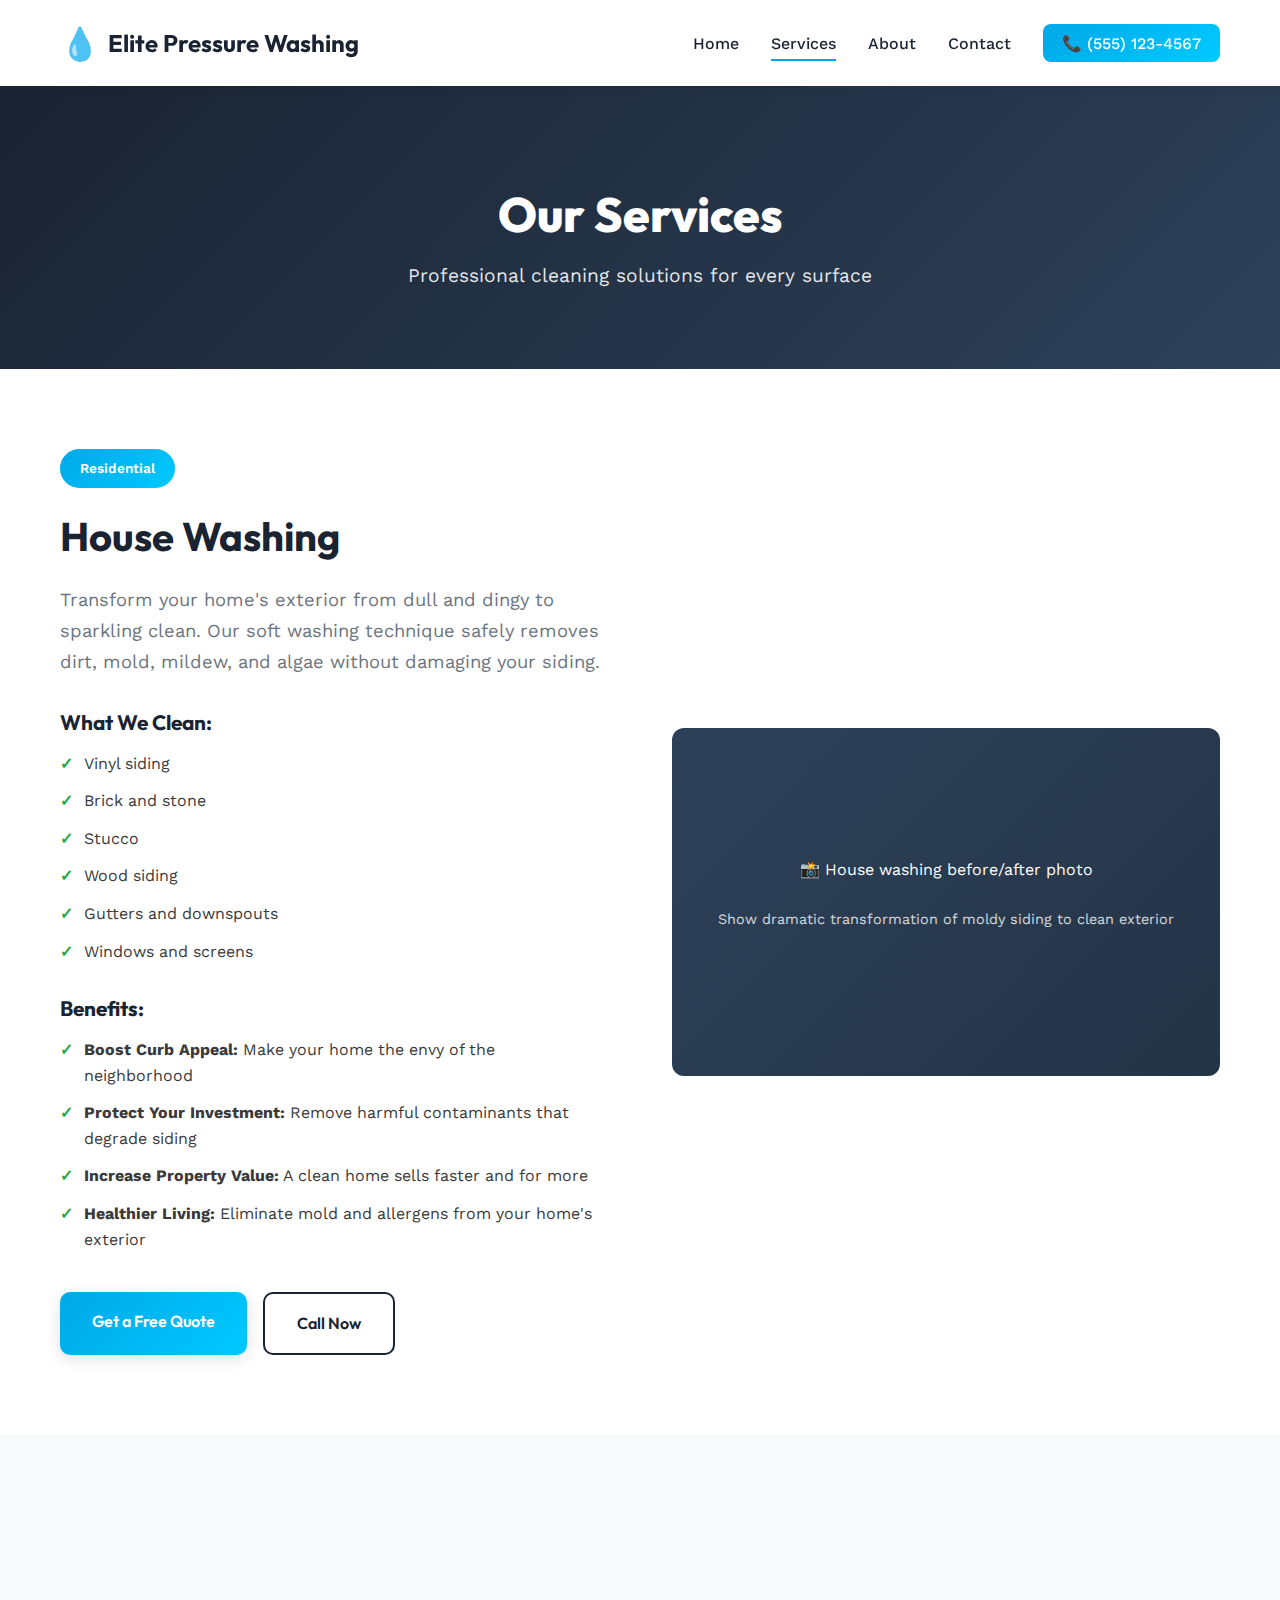
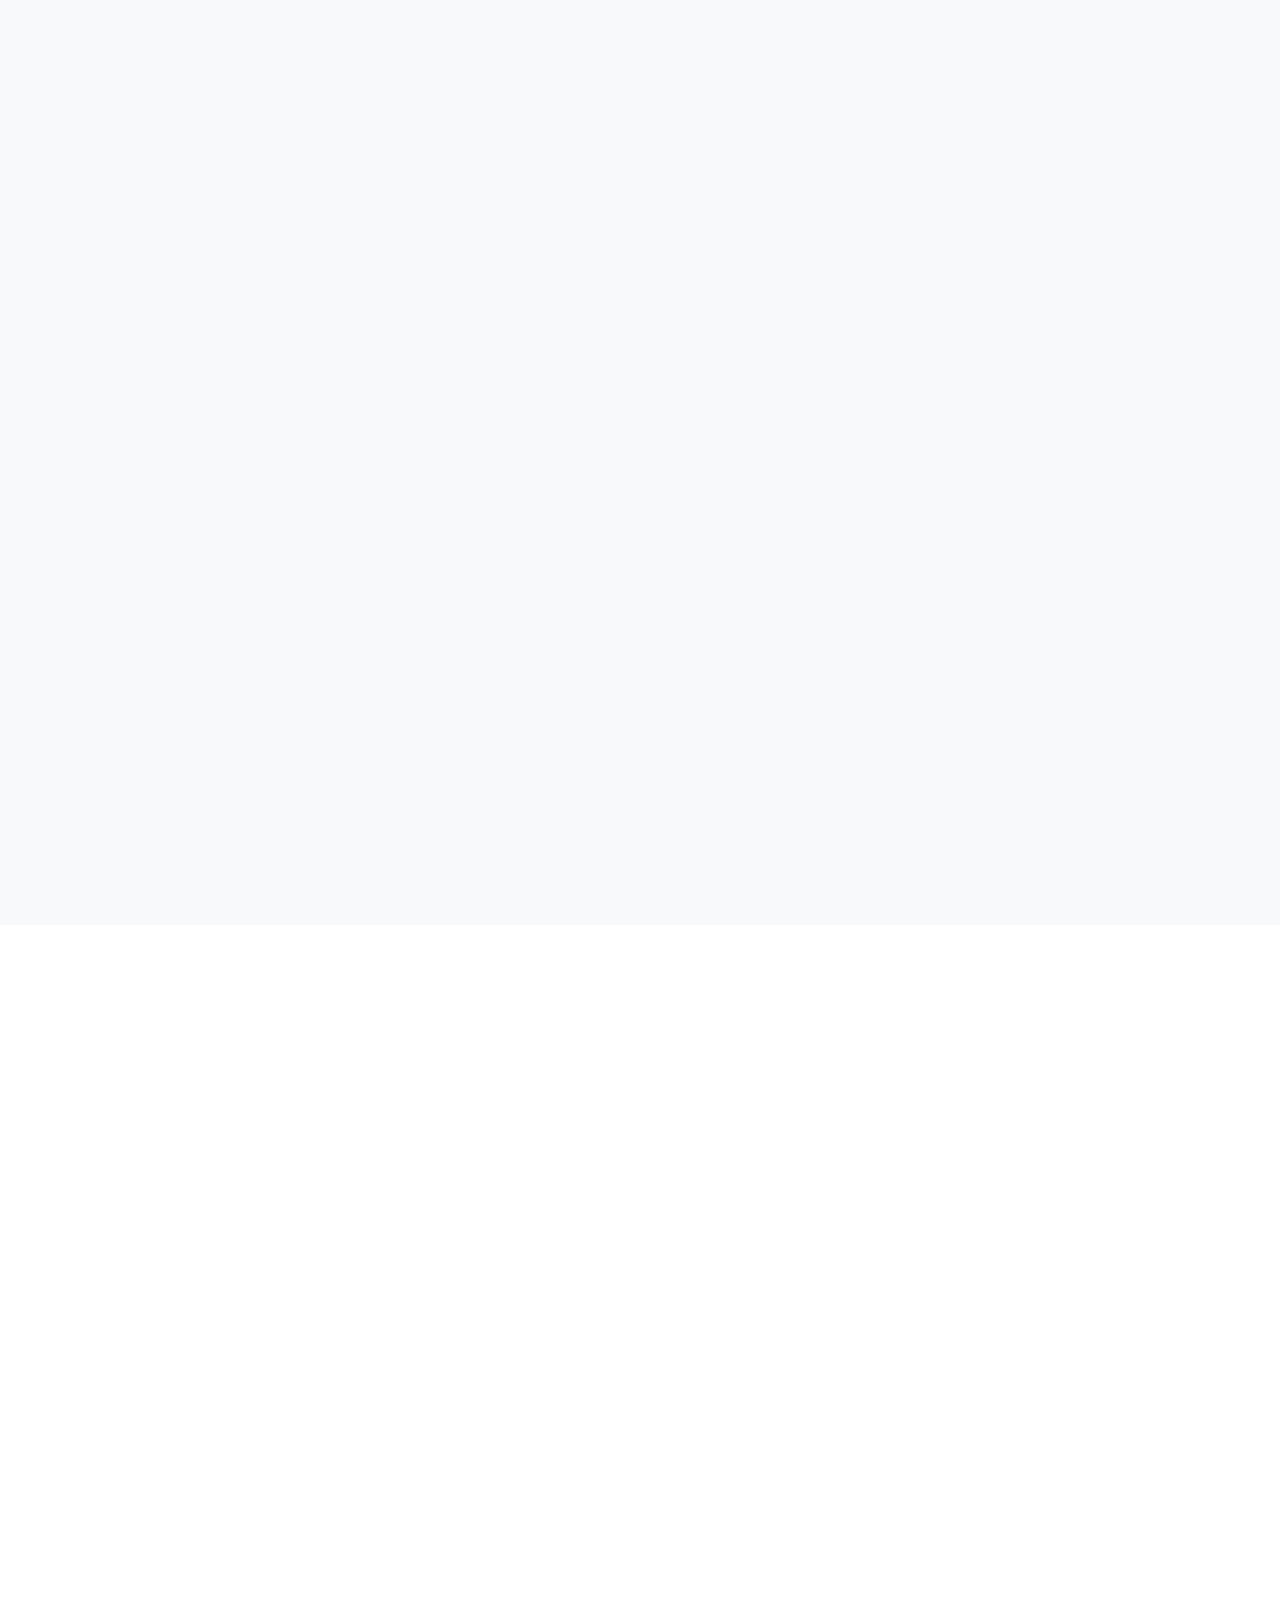
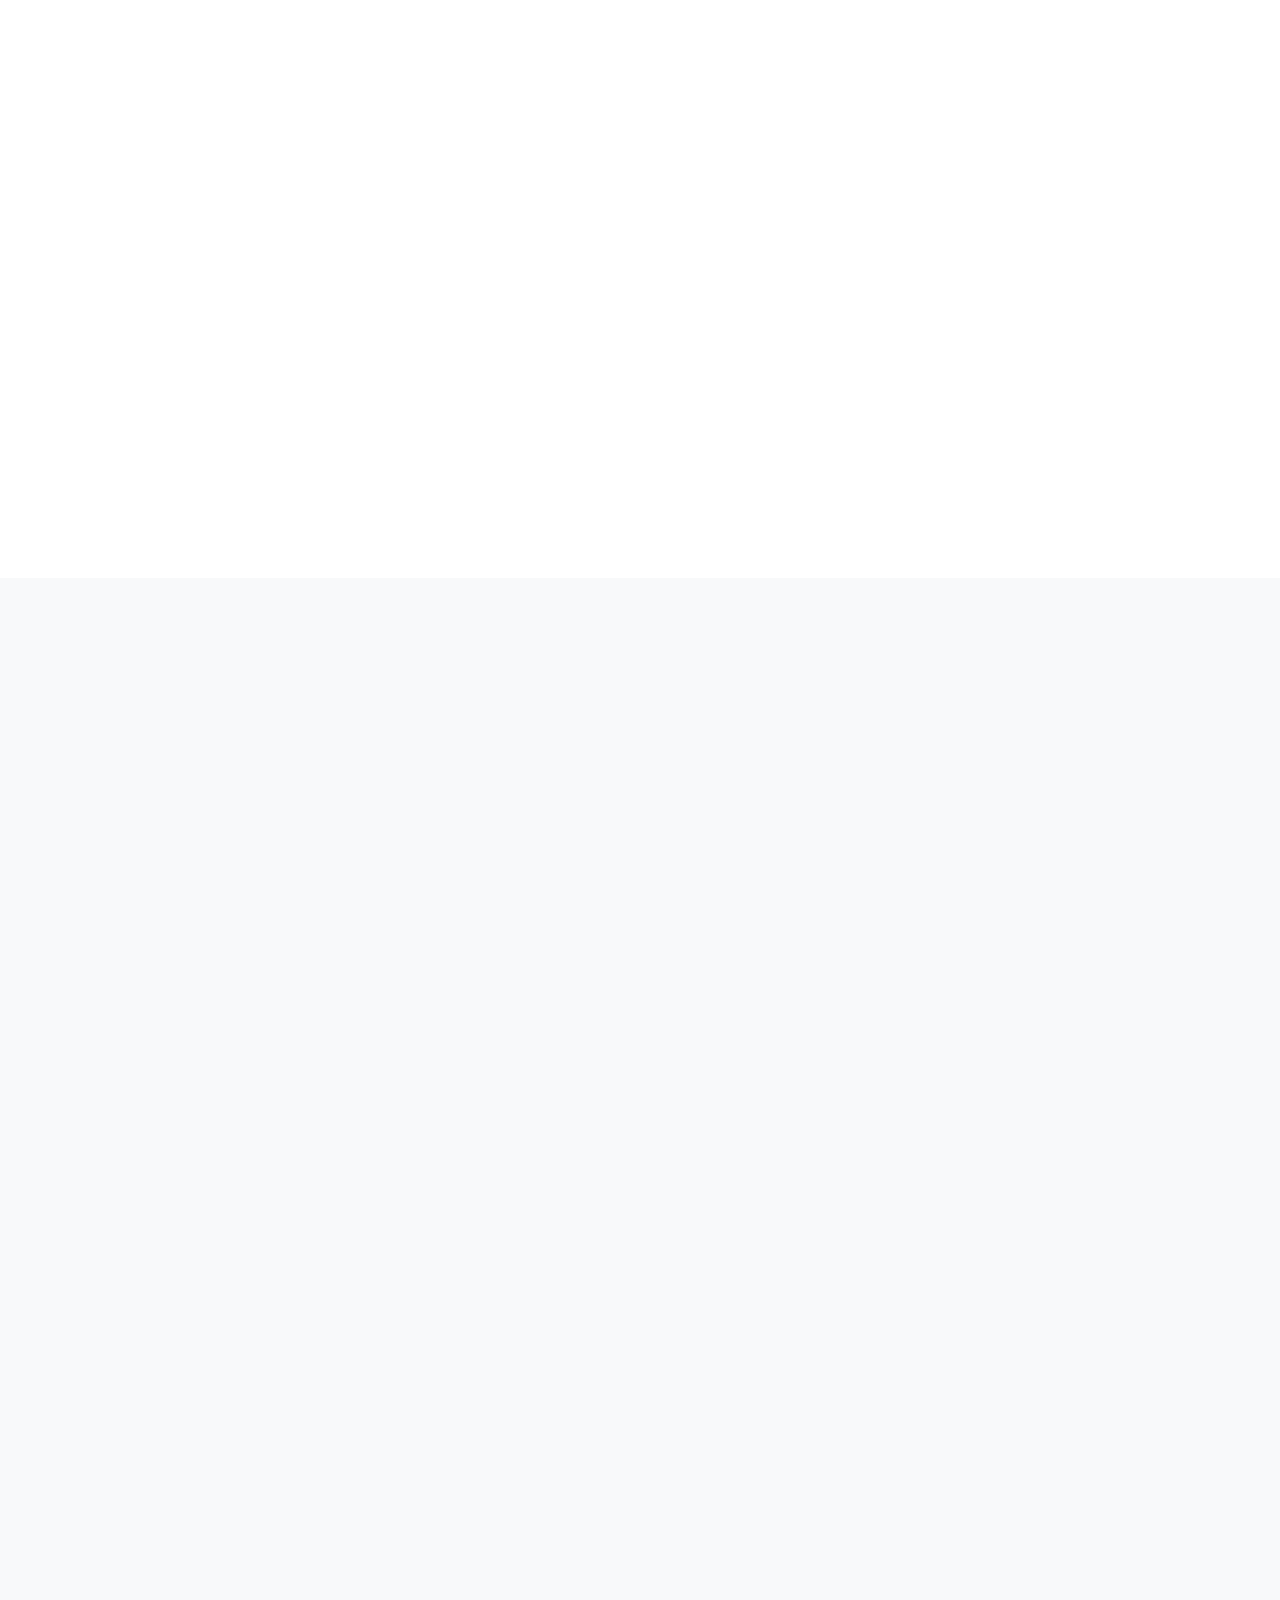
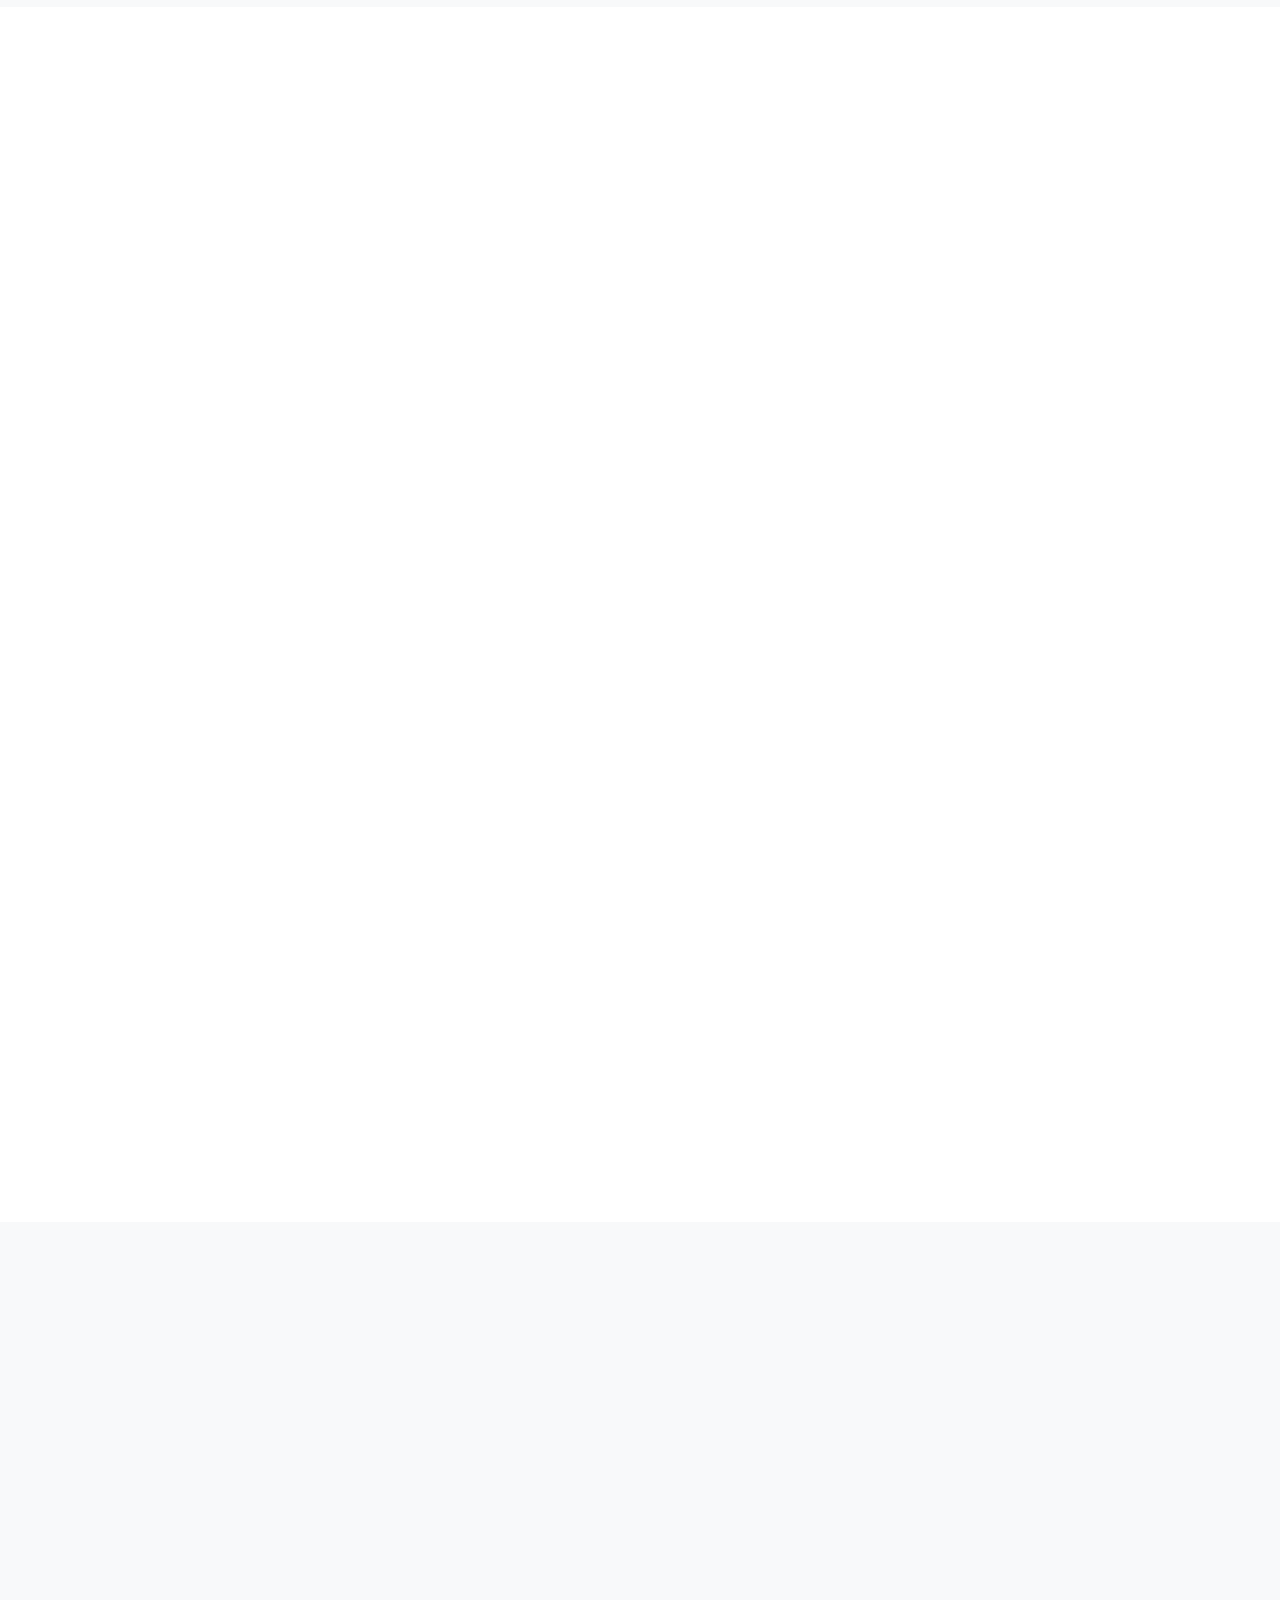
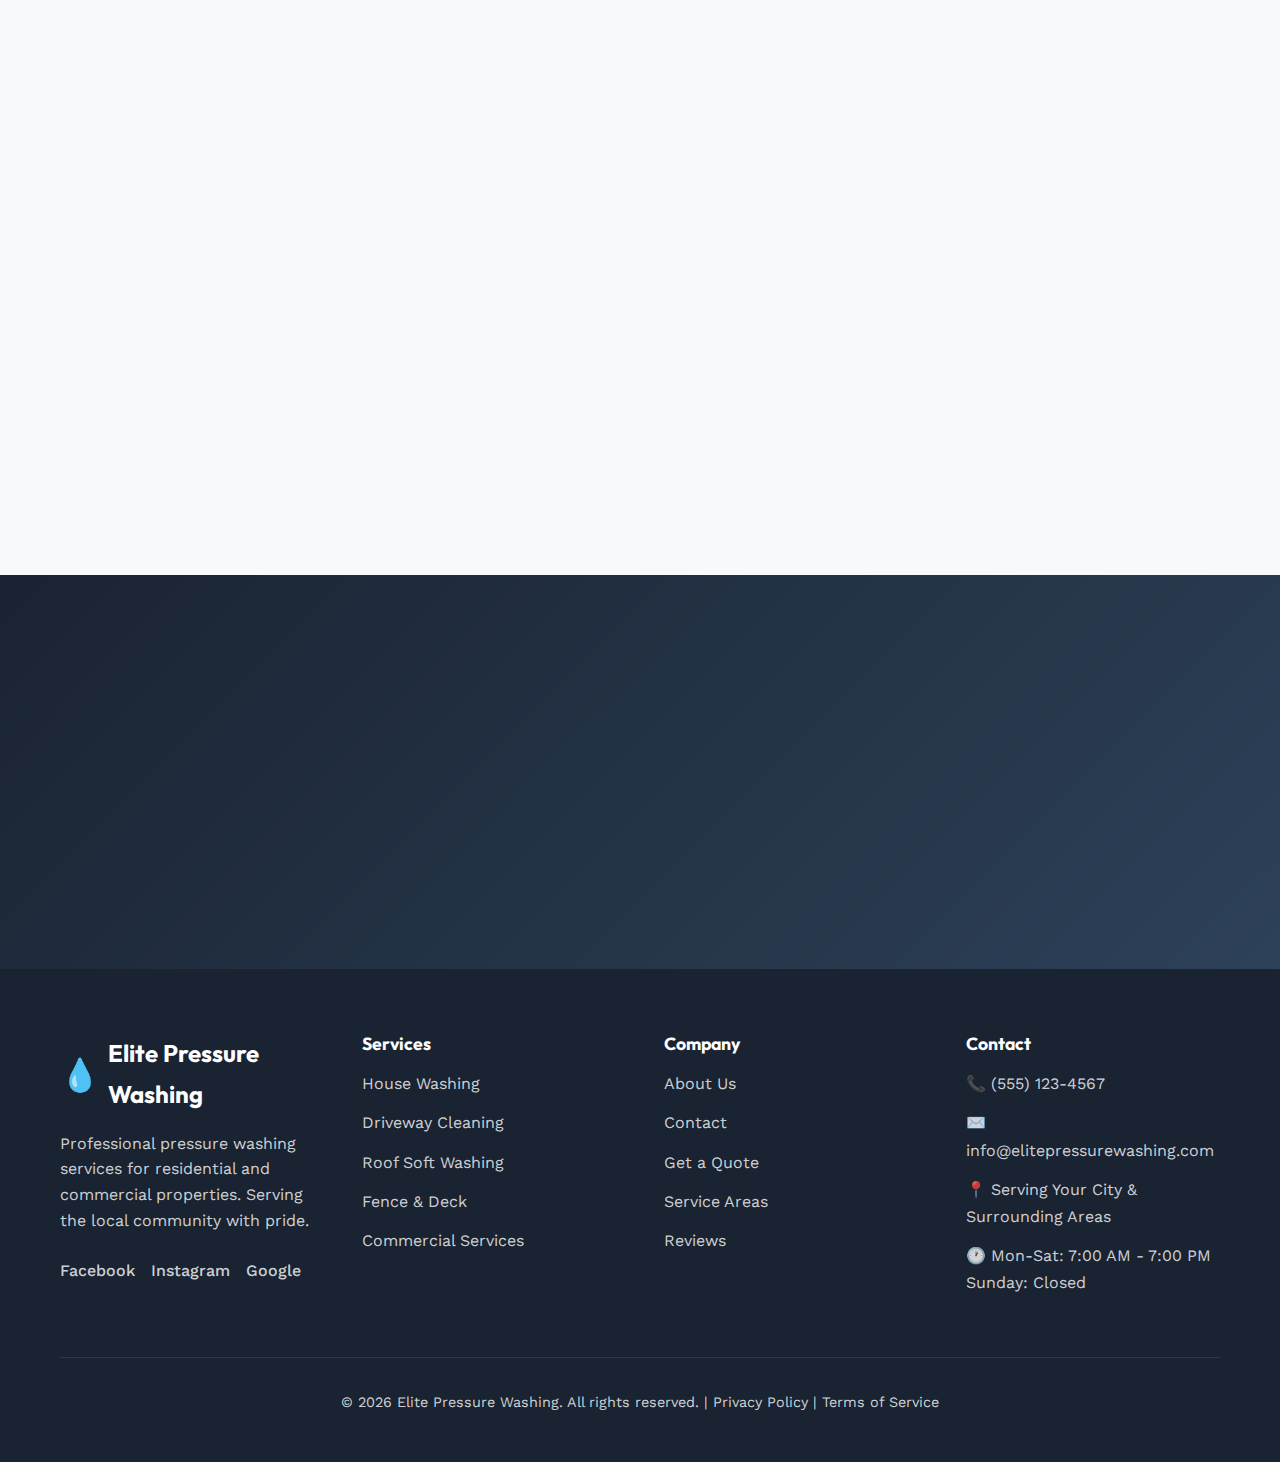
<file: services.html>
<!DOCTYPE html>
<html lang="en">
<head>
    <meta charset="UTF-8">
    <meta name="viewport" content="width=device-width, initial-scale=1.0">
    <title>Our Services | Elite Pressure Washing</title>
    <meta name="description" content="Professional pressure washing services including house washing, driveway cleaning, roof soft washing, and commercial services.">
    <link rel="stylesheet" href="css/styles.css">
    <link rel="preconnect" href="https://fonts.googleapis.com">
    <link rel="preconnect" href="https://fonts.gstatic.com" crossorigin>
    <link href="https://fonts.googleapis.com/css2?family=Outfit:wght@400;500;600;700;800&family=Work+Sans:wght@400;500;600&display=swap" rel="stylesheet">
</head>
<body>
    <!-- Navigation -->
    <nav class="navbar">
        <div class="container">
            <div class="nav-wrapper">
                <div class="logo">
                    <span class="logo-icon">💧</span>
                    <span class="logo-text">Elite Pressure Washing</span>
                </div>
                <button class="mobile-toggle" id="mobileToggle" aria-label="Toggle menu">
                    <span></span>
                    <span></span>
                    <span></span>
                </button>
                <ul class="nav-menu" id="navMenu">
                    <li><a href="index.html">Home</a></li>
                    <li><a href="services.html" class="active">Services</a></li>
                    <li><a href="about.html">About</a></li>
                    <li><a href="contact.html">Contact</a></li>
                    <li><a href="tel:555-123-4567" class="nav-phone">📞 (555) 123-4567</a></li>
                </ul>
            </div>
        </div>
    </nav>

    <!-- Page Header -->
    <section class="page-header">
        <div class="container">
            <h1 class="page-title fade-in">Our Services</h1>
            <p class="page-subtitle fade-in">Professional cleaning solutions for every surface</p>
        </div>
    </section>

    <!-- House Washing Service -->
    <section class="service-detail" id="house-washing">
        <div class="container">
            <div class="service-detail-grid fade-in">
                <div class="service-detail-content">
                    <div class="service-badge">Residential</div>
                    <h2 class="service-detail-title">House Washing</h2>
                    <p class="service-detail-intro">Transform your home's exterior from dull and dingy to sparkling clean. Our soft washing technique safely removes dirt, mold, mildew, and algae without damaging your siding.</p>
                    
                    <h3 class="service-subheading">What We Clean:</h3>
                    <ul class="service-list">
                        <li>Vinyl siding</li>
                        <li>Brick and stone</li>
                        <li>Stucco</li>
                        <li>Wood siding</li>
                        <li>Gutters and downspouts</li>
                        <li>Windows and screens</li>
                    </ul>

                    <h3 class="service-subheading">Benefits:</h3>
                    <ul class="service-list">
                        <li><strong>Boost Curb Appeal:</strong> Make your home the envy of the neighborhood</li>
                        <li><strong>Protect Your Investment:</strong> Remove harmful contaminants that degrade siding</li>
                        <li><strong>Increase Property Value:</strong> A clean home sells faster and for more</li>
                        <li><strong>Healthier Living:</strong> Eliminate mold and allergens from your home's exterior</li>
                    </ul>

                    <div class="service-cta">
                        <a href="contact.html" class="btn btn-primary">Get a Free Quote</a>
                        <a href="tel:555-123-4567" class="btn btn-secondary">Call Now</a>
                    </div>
                </div>
                <div class="service-detail-image">
                    <div class="service-image-placeholder">
                        <p>📸 House washing before/after photo</p>
                        <p class="small">Show dramatic transformation of moldy siding to clean exterior</p>
                    </div>
                </div>
            </div>
        </div>
    </section>

    <!-- Driveway & Concrete Service -->
    <section class="service-detail alternate" id="driveway">
        <div class="container">
            <div class="service-detail-grid fade-in">
                <div class="service-detail-image">
                    <div class="service-image-placeholder">
                        <p>📸 Driveway cleaning before/after photo</p>
                        <p class="small">Show oil stain removal and dramatic concrete restoration</p>
                    </div>
                </div>
                <div class="service-detail-content">
                    <div class="service-badge">Residential & Commercial</div>
                    <h2 class="service-detail-title">Driveway & Concrete Cleaning</h2>
                    <p class="service-detail-intro">Your driveway is the first thing visitors see. Remove years of oil stains, tire marks, rust, and grime to restore your concrete to like-new condition.</p>
                    
                    <h3 class="service-subheading">What We Clean:</h3>
                    <ul class="service-list">
                        <li>Driveways</li>
                        <li>Sidewalks and walkways</li>
                        <li>Patios</li>
                        <li>Garage floors</li>
                        <li>Pool decks</li>
                        <li>Parking lots</li>
                    </ul>

                    <h3 class="service-subheading">Benefits:</h3>
                    <ul class="service-list">
                        <li><strong>Remove Tough Stains:</strong> Oil, grease, rust, and tire marks disappear</li>
                        <li><strong>Prevent Deterioration:</strong> Clean concrete lasts longer and resists cracking</li>
                        <li><strong>Safety First:</strong> Eliminate slippery algae and moss buildup</li>
                        <li><strong>Pristine Appearance:</strong> Make your property look professionally maintained</li>
                    </ul>

                    <div class="service-cta">
                        <a href="contact.html" class="btn btn-primary">Get a Free Quote</a>
                        <a href="tel:555-123-4567" class="btn btn-secondary">Call Now</a>
                    </div>
                </div>
            </div>
        </div>
    </section>

    <!-- Roof Soft Washing Service -->
    <section class="service-detail" id="roof">
        <div class="container">
            <div class="service-detail-grid fade-in">
                <div class="service-detail-content">
                    <div class="service-badge">Residential</div>
                    <h2 class="service-detail-title">Roof Soft Washing</h2>
                    <p class="service-detail-intro">Protect your investment with our gentle, low-pressure roof cleaning system. We safely eliminate algae, moss, and lichen that shorten your roof's lifespan—without voiding your warranty.</p>
                    
                    <h3 class="service-subheading">Safe for All Roof Types:</h3>
                    <ul class="service-list">
                        <li>Asphalt shingles</li>
                        <li>Metal roofing</li>
                        <li>Tile roofs</li>
                        <li>Slate</li>
                    </ul>

                    <h3 class="service-subheading">Benefits:</h3>
                    <ul class="service-list">
                        <li><strong>Extend Roof Life:</strong> Remove organisms that feed on shingles and cause decay</li>
                        <li><strong>Energy Savings:</strong> Dark algae absorbs heat; a clean roof reflects sunlight</li>
                        <li><strong>Avoid Premature Replacement:</strong> Keep your roof looking and performing like new</li>
                        <li><strong>Warranty-Safe:</strong> Our gentle method won't void manufacturer warranties</li>
                    </ul>

                    <div class="service-note">
                        <p><strong>Why Soft Washing?</strong> High-pressure washing can damage shingles and void warranties. Our soft wash system uses specially formulated cleaners and low pressure to safely eliminate growth at the root.</p>
                    </div>

                    <div class="service-cta">
                        <a href="contact.html" class="btn btn-primary">Get a Free Quote</a>
                        <a href="tel:555-123-4567" class="btn btn-secondary">Call Now</a>
                    </div>
                </div>
                <div class="service-detail-image">
                    <div class="service-image-placeholder">
                        <p>📸 Roof cleaning before/after photo</p>
                        <p class="small">Show removal of black algae streaks from shingles</p>
                    </div>
                </div>
            </div>
        </div>
    </section>

    <!-- Fence & Deck Service -->
    <section class="service-detail alternate" id="fence-deck">
        <div class="container">
            <div class="service-detail-grid fade-in">
                <div class="service-detail-image">
                    <div class="service-image-placeholder">
                        <p>📸 Deck cleaning before/after photo</p>
                        <p class="small">Show weathered wood transformed to clean, ready-to-stain surface</p>
                    </div>
                </div>
                <div class="service-detail-content">
                    <div class="service-badge">Residential</div>
                    <h2 class="service-detail-title">Fence & Deck Cleaning</h2>
                    <p class="service-detail-intro">Restore your outdoor living spaces to their original beauty. We remove years of dirt, mildew, and weather damage, preparing your wood for staining or sealing.</p>
                    
                    <h3 class="service-subheading">What We Clean:</h3>
                    <ul class="service-list">
                        <li>Wood decks</li>
                        <li>Composite decking</li>
                        <li>Railings and balusters</li>
                        <li>Wooden fences</li>
                        <li>Pergolas and gazebos</li>
                    </ul>

                    <h3 class="service-subheading">Benefits:</h3>
                    <ul class="service-list">
                        <li><strong>Restore Natural Beauty:</strong> Remove gray weathering to reveal fresh wood underneath</li>
                        <li><strong>Prep for Sealing:</strong> Clean wood accepts stain and sealant better for longer protection</li>
                        <li><strong>Prevent Rot:</strong> Remove moisture-trapping grime that leads to decay</li>
                        <li><strong>Enjoy Your Space:</strong> Clean surfaces are inviting and comfortable for family gatherings</li>
                    </ul>

                    <div class="service-cta">
                        <a href="contact.html" class="btn btn-primary">Get a Free Quote</a>
                        <a href="tel:555-123-4567" class="btn btn-secondary">Call Now</a>
                    </div>
                </div>
            </div>
        </div>
    </section>

    <!-- Commercial Service -->
    <section class="service-detail" id="commercial">
        <div class="container">
            <div class="service-detail-grid fade-in">
                <div class="service-detail-content">
                    <div class="service-badge">Commercial</div>
                    <h2 class="service-detail-title">Commercial Pressure Washing</h2>
                    <p class="service-detail-intro">First impressions matter. Keep your business looking professional with regular exterior cleaning. We work around your schedule to minimize disruption.</p>
                    
                    <h3 class="service-subheading">Commercial Services Include:</h3>
                    <ul class="service-list">
                        <li>Storefront and building washing</li>
                        <li>Parking lot and garage cleaning</li>
                        <li>Loading docks</li>
                        <li>Dumpster pad cleaning</li>
                        <li>Shopping center maintenance</li>
                        <li>Restaurant exterior and grease removal</li>
                        <li>Multi-unit properties</li>
                    </ul>

                    <h3 class="service-subheading">Benefits:</h3>
                    <ul class="service-list">
                        <li><strong>Attract More Customers:</strong> A clean exterior invites people in</li>
                        <li><strong>Protect Your Property:</strong> Regular maintenance prevents costly repairs</li>
                        <li><strong>Meet Health Codes:</strong> Restaurants and food service require clean facilities</li>
                        <li><strong>Flexible Scheduling:</strong> Early morning, evening, or weekend service available</li>
                        <li><strong>Maintenance Plans:</strong> Schedule regular cleaning to keep your property pristine year-round</li>
                    </ul>

                    <div class="service-cta">
                        <a href="contact.html" class="btn btn-primary">Request Commercial Quote</a>
                        <a href="tel:555-123-4567" class="btn btn-secondary">Call Now</a>
                    </div>
                </div>
                <div class="service-detail-image">
                    <div class="service-image-placeholder">
                        <p>📸 Commercial property cleaning photo</p>
                        <p class="small">Show clean storefront or parking lot transformation</p>
                    </div>
                </div>
            </div>
        </div>
    </section>

    <!-- Fleet & Equipment Service -->
    <section class="service-detail alternate" id="fleet">
        <div class="container">
            <div class="service-detail-grid fade-in">
                <div class="service-detail-image">
                    <div class="service-image-placeholder">
                        <p>📸 Fleet vehicle cleaning photo</p>
                        <p class="small">Show commercial vehicles or construction equipment cleaned</p>
                    </div>
                </div>
                <div class="service-detail-content">
                    <div class="service-badge">Commercial</div>
                    <h2 class="service-detail-title">Fleet & Equipment Washing</h2>
                    <p class="service-detail-intro">Your vehicles represent your brand on the road. Keep your fleet looking professional and well-maintained with regular washing.</p>
                    
                    <h3 class="service-subheading">What We Clean:</h3>
                    <ul class="service-list">
                        <li>Commercial trucks and vans</li>
                        <li>Construction equipment</li>
                        <li>Delivery vehicles</li>
                        <li>Trailers and RVs</li>
                        <li>Heavy machinery</li>
                    </ul>

                    <h3 class="service-subheading">Benefits:</h3>
                    <ul class="service-list">
                        <li><strong>Professional Image:</strong> Clean vehicles build customer trust</li>
                        <li><strong>Extend Vehicle Life:</strong> Remove corrosive road salt and grime</li>
                        <li><strong>Fleet Discounts:</strong> Save money with regular service contracts</li>
                        <li><strong>Mobile Service Available:</strong> We come to your location</li>
                    </ul>

                    <div class="service-cta">
                        <a href="contact.html" class="btn btn-primary">Get a Fleet Quote</a>
                        <a href="tel:555-123-4567" class="btn btn-secondary">Call Now</a>
                    </div>
                </div>
            </div>
        </div>
    </section>

    <!-- Bottom CTA -->
    <section class="cta-section">
        <div class="container">
            <div class="cta-content fade-in">
                <h2 class="cta-title">Ready to Get Started?</h2>
                <p class="cta-subtitle">Contact us today for a free, no-obligation quote</p>
                <div class="cta-buttons">
                    <a href="contact.html" class="btn btn-primary btn-large">Get Your Free Quote</a>
                    <a href="tel:555-123-4567" class="btn btn-secondary btn-large">📞 Call (555) 123-4567</a>
                </div>
            </div>
        </div>
    </section>

    <!-- Footer -->
    <footer class="footer">
        <div class="container">
            <div class="footer-grid">
                <div class="footer-column">
                    <div class="footer-logo">
                        <span class="logo-icon">💧</span>
                        <span class="logo-text">Elite Pressure Washing</span>
                    </div>
                    <p class="footer-description">Professional pressure washing services for residential and commercial properties. Serving the local community with pride.</p>
                    <div class="footer-social">
                        <a href="#" aria-label="Facebook">Facebook</a>
                        <a href="#" aria-label="Instagram">Instagram</a>
                        <a href="#" aria-label="Google">Google</a>
                    </div>
                </div>
                <div class="footer-column">
                    <h4 class="footer-heading">Services</h4>
                    <ul class="footer-links">
                        <li><a href="services.html#house-washing">House Washing</a></li>
                        <li><a href="services.html#driveway">Driveway Cleaning</a></li>
                        <li><a href="services.html#roof">Roof Soft Washing</a></li>
                        <li><a href="services.html#fence-deck">Fence & Deck</a></li>
                        <li><a href="services.html#commercial">Commercial Services</a></li>
                    </ul>
                </div>
                <div class="footer-column">
                    <h4 class="footer-heading">Company</h4>
                    <ul class="footer-links">
                        <li><a href="about.html">About Us</a></li>
                        <li><a href="contact.html">Contact</a></li>
                        <li><a href="contact.html">Get a Quote</a></li>
                        <li><a href="#">Service Areas</a></li>
                        <li><a href="#">Reviews</a></li>
                    </ul>
                </div>
                <div class="footer-column">
                    <h4 class="footer-heading">Contact</h4>
                    <ul class="footer-contact">
                        <li>📞 <a href="tel:555-123-4567">(555) 123-4567</a></li>
                        <li>✉️ <a href="mailto:info@elitepressurewashing.com">info@elitepressurewashing.com</a></li>
                        <li>📍 Serving Your City & Surrounding Areas</li>
                        <li>🕐 Mon-Sat: 7:00 AM - 7:00 PM<br>Sunday: Closed</li>
                    </ul>
                </div>
            </div>
            <div class="footer-bottom">
                <p>&copy; 2026 Elite Pressure Washing. All rights reserved. | <a href="#">Privacy Policy</a> | <a href="#">Terms of Service</a></p>
            </div>
        </div>
    </footer>

    <script src="js/main.js"></script>
</body>
</html>
</file>
<file: css/styles.css>
/* ==========================================
   ELITE PRESSURE WASHING - CSS STYLESHEET
   ========================================== */

/* CSS Variables */
:root {
    /* Colors */
    --navy-dark: #1a2332;
    --navy-medium: #243447;
    --navy-light: #2d4159;
    --charcoal: #3a3a3a;
    --blue-accent: #00a8e8;
    --blue-bright: #00c9ff;
    --off-white: #f8f9fa;
    --white: #ffffff;
    --gray-light: #e9ecef;
    --gray-medium: #6c757d;
    --success: #28a745;
    --warning: #ffc107;
    
    /* Typography */
    --font-heading: 'Outfit', sans-serif;
    --font-body: 'Work Sans', sans-serif;
    
    /* Spacing */
    --section-padding: 80px 0;
    --container-padding: 20px;
    
    /* Effects */
    --shadow-sm: 0 2px 8px rgba(0, 0, 0, 0.08);
    --shadow-md: 0 4px 16px rgba(0, 0, 0, 0.12);
    --shadow-lg: 0 8px 32px rgba(0, 0, 0, 0.16);
    --transition: all 0.3s cubic-bezier(0.4, 0, 0.2, 1);
}

/* ==========================================
   GLOBAL RESET & BASE STYLES
   ========================================== */

* {
    margin: 0;
    padding: 0;
    box-sizing: border-box;
}

html {
    scroll-behavior: smooth;
}

body {
    font-family: var(--font-body);
    font-size: 16px;
    line-height: 1.7;
    color: var(--charcoal);
    background-color: var(--white);
    overflow-x: hidden;
}

.container {
    max-width: 1200px;
    margin: 0 auto;
    padding: 0 var(--container-padding);
}

/* ==========================================
   TYPOGRAPHY
   ========================================== */

h1, h2, h3, h4, h5, h6 {
    font-family: var(--font-heading);
    font-weight: 700;
    line-height: 1.2;
    color: var(--navy-dark);
    margin-bottom: 1rem;
}

h1 {
    font-size: 3rem;
    font-weight: 800;
}

h2 {
    font-size: 2.5rem;
}

h3 {
    font-size: 1.75rem;
}

h4 {
    font-size: 1.25rem;
}

p {
    margin-bottom: 1rem;
}

a {
    color: var(--blue-accent);
    text-decoration: none;
    transition: var(--transition);
}

a:hover {
    color: var(--blue-bright);
}

/* ==========================================
   NAVIGATION
   ========================================== */

.navbar {
    background-color: var(--white);
    box-shadow: var(--shadow-sm);
    position: sticky;
    top: 0;
    z-index: 1000;
    padding: 1rem 0;
}

.nav-wrapper {
    display: flex;
    justify-content: space-between;
    align-items: center;
}

.logo {
    display: flex;
    align-items: center;
    gap: 0.5rem;
    font-family: var(--font-heading);
    font-size: 1.5rem;
    font-weight: 700;
    color: var(--navy-dark);
}

.logo-icon {
    font-size: 2rem;
}

.nav-menu {
    display: flex;
    list-style: none;
    gap: 2rem;
    align-items: center;
}

.nav-menu a {
    color: var(--navy-dark);
    font-weight: 500;
    font-size: 1rem;
    padding: 0.5rem 0;
    position: relative;
}

.nav-menu a::after {
    content: '';
    position: absolute;
    bottom: 0;
    left: 0;
    width: 0;
    height: 2px;
    background-color: var(--blue-accent);
    transition: var(--transition);
}

.nav-menu a:hover::after,
.nav-menu a.active::after {
    width: 100%;
}

.nav-phone {
    background: linear-gradient(135deg, var(--blue-accent), var(--blue-bright));
    color: var(--white) !important;
    padding: 0.6rem 1.2rem !important;
    border-radius: 8px;
    font-weight: 600;
}

.nav-phone::after {
    display: none;
}

.nav-phone:hover {
    transform: translateY(-2px);
    box-shadow: var(--shadow-md);
}

.mobile-toggle {
    display: none;
    flex-direction: column;
    gap: 4px;
    background: none;
    border: none;
    cursor: pointer;
    padding: 0.5rem;
}

.mobile-toggle span {
    width: 25px;
    height: 3px;
    background-color: var(--navy-dark);
    border-radius: 3px;
    transition: var(--transition);
}

/* ==========================================
   BUTTONS
   ========================================== */

.btn {
    display: inline-block;
    padding: 1rem 2rem;
    font-family: var(--font-heading);
    font-size: 1rem;
    font-weight: 600;
    text-align: center;
    border-radius: 10px;
    cursor: pointer;
    transition: var(--transition);
    border: none;
    text-decoration: none;
}

.btn-primary {
    background: linear-gradient(135deg, var(--blue-accent), var(--blue-bright));
    color: var(--white);
    box-shadow: var(--shadow-md);
}

.btn-primary:hover {
    transform: translateY(-3px);
    box-shadow: var(--shadow-lg);
    color: var(--white);
}

.btn-secondary {
    background-color: var(--white);
    color: var(--navy-dark);
    border: 2px solid var(--navy-dark);
}

.btn-secondary:hover {
    background-color: var(--navy-dark);
    color: var(--white);
    transform: translateY(-3px);
    box-shadow: var(--shadow-md);
}

.btn-large {
    padding: 1.2rem 2.5rem;
    font-size: 1.1rem;
}

/* ==========================================
   HERO SECTION
   ========================================== */

.hero {
    position: relative;
    padding: 120px 0 80px;
    background: linear-gradient(135deg, var(--navy-dark) 0%, var(--navy-light) 100%);
    color: var(--white);
    overflow: hidden;
}

.hero-background {
    position: absolute;
    top: 0;
    left: 0;
    width: 100%;
    height: 100%;
    background-image: 
        radial-gradient(circle at 20% 50%, rgba(0, 168, 232, 0.15) 0%, transparent 50%),
        radial-gradient(circle at 80% 80%, rgba(0, 201, 255, 0.15) 0%, transparent 50%);
}

.hero-content {
    position: relative;
    z-index: 2;
    max-width: 800px;
}

.hero-title {
    font-size: 3.5rem;
    font-weight: 800;
    color: var(--white);
    margin-bottom: 1.5rem;
    line-height: 1.1;
}

.hero-subtitle {
    font-size: 1.25rem;
    color: rgba(255, 255, 255, 0.9);
    margin-bottom: 2.5rem;
    line-height: 1.6;
}

.hero-buttons {
    display: flex;
    gap: 1rem;
    margin-bottom: 3rem;
    flex-wrap: wrap;
}

.hero-features {
    display: flex;
    gap: 2rem;
    flex-wrap: wrap;
}

.hero-feature {
    display: flex;
    align-items: center;
    gap: 0.5rem;
    font-size: 0.95rem;
}

.feature-icon {
    background-color: var(--success);
    color: var(--white);
    width: 24px;
    height: 24px;
    border-radius: 50%;
    display: flex;
    align-items: center;
    justify-content: center;
    font-weight: 700;
}

.hero-wave {
    position: absolute;
    bottom: -1px;
    left: 0;
    width: 100%;
    height: 60px;
    background-color: var(--white);
    clip-path: polygon(0 40%, 100% 0%, 100% 100%, 0% 100%);
}

/* ==========================================
   SECTION HEADERS
   ========================================== */

.section-header {
    text-align: center;
    margin-bottom: 4rem;
}

.section-title {
    font-size: 2.5rem;
    margin-bottom: 1rem;
}

.section-subtitle {
    font-size: 1.2rem;
    color: var(--gray-medium);
    font-weight: 400;
}

/* ==========================================
   SERVICES SECTION
   ========================================== */

.services {
    padding: var(--section-padding);
    background-color: var(--off-white);
}

.services-grid {
    display: grid;
    grid-template-columns: repeat(auto-fit, minmax(320px, 1fr));
    gap: 2rem;
}

.service-card {
    background-color: var(--white);
    padding: 2.5rem 2rem;
    border-radius: 12px;
    box-shadow: var(--shadow-sm);
    transition: var(--transition);
    text-align: center;
}

.service-card:hover {
    transform: translateY(-8px);
    box-shadow: var(--shadow-lg);
}

.service-icon {
    font-size: 3.5rem;
    margin-bottom: 1.5rem;
}

.service-title {
    font-size: 1.5rem;
    margin-bottom: 1rem;
    color: var(--navy-dark);
}

.service-description {
    color: var(--gray-medium);
    margin-bottom: 1.5rem;
    line-height: 1.6;
}

.service-link {
    color: var(--blue-accent);
    font-weight: 600;
    font-family: var(--font-heading);
}

.service-link:hover {
    color: var(--blue-bright);
}

/* ==========================================
   WHY CHOOSE US SECTION
   ========================================== */

.why-choose-us {
    padding: var(--section-padding);
    background-color: var(--white);
}

.reasons-grid {
    display: grid;
    grid-template-columns: repeat(auto-fit, minmax(300px, 1fr));
    gap: 2rem;
}

.reason-card {
    padding: 2rem;
    border-left: 4px solid var(--blue-accent);
    background-color: var(--off-white);
    border-radius: 8px;
    transition: var(--transition);
}

.reason-card:hover {
    background-color: var(--white);
    box-shadow: var(--shadow-md);
    border-left-width: 6px;
}

.reason-number {
    font-size: 2.5rem;
    font-weight: 800;
    color: var(--blue-accent);
    font-family: var(--font-heading);
    margin-bottom: 1rem;
    opacity: 0.3;
}

.reason-title {
    font-size: 1.25rem;
    margin-bottom: 0.75rem;
}

.reason-description {
    color: var(--gray-medium);
    line-height: 1.6;
}

/* ==========================================
   BEFORE & AFTER SECTION
   ========================================== */

.before-after {
    padding: var(--section-padding);
    background-color: var(--off-white);
}

.ba-grid {
    display: grid;
    grid-template-columns: repeat(auto-fit, minmax(320px, 1fr));
    gap: 2rem;
    margin-bottom: 2rem;
}

.ba-card {
    background-color: var(--white);
    border-radius: 12px;
    overflow: hidden;
    box-shadow: var(--shadow-sm);
    transition: var(--transition);
}

.ba-card:hover {
    transform: translateY(-5px);
    box-shadow: var(--shadow-lg);
}

.ba-image-placeholder {
    background: linear-gradient(135deg, var(--navy-light), var(--navy-medium));
    color: var(--white);
    padding: 6rem 2rem;
    text-align: center;
    display: flex;
    flex-direction: column;
    justify-content: center;
    align-items: center;
}

.placeholder-text p {
    margin: 0.5rem 0;
}

.placeholder-text .small {
    font-size: 0.9rem;
    opacity: 0.8;
}

.ba-caption {
    padding: 1.5rem;
    font-weight: 600;
    color: var(--navy-dark);
    text-align: center;
}

.image-note {
    text-align: center;
    color: var(--gray-medium);
    font-size: 0.9rem;
    font-style: italic;
    max-width: 800px;
    margin: 0 auto;
}

/* ==========================================
   TESTIMONIALS SECTION
   ========================================== */

.testimonials {
    padding: var(--section-padding);
    background-color: var(--white);
}

.testimonials-grid {
    display: grid;
    grid-template-columns: repeat(auto-fit, minmax(300px, 1fr));
    gap: 2rem;
}

.testimonial-card {
    background-color: var(--off-white);
    padding: 2.5rem 2rem;
    border-radius: 12px;
    box-shadow: var(--shadow-sm);
    transition: var(--transition);
}

.testimonial-card:hover {
    transform: translateY(-5px);
    box-shadow: var(--shadow-md);
}

.testimonial-rating {
    color: var(--warning);
    font-size: 1.5rem;
    margin-bottom: 1.5rem;
}

.testimonial-text {
    font-size: 1.05rem;
    line-height: 1.7;
    margin-bottom: 1.5rem;
    font-style: italic;
    color: var(--charcoal);
}

.testimonial-author strong {
    display: block;
    color: var(--navy-dark);
    font-family: var(--font-heading);
    font-size: 1.1rem;
    margin-bottom: 0.25rem;
}

.testimonial-author span {
    color: var(--gray-medium);
    font-size: 0.9rem;
}

.testimonial-disclaimer {
    text-align: center;
    color: var(--gray-medium);
    font-size: 0.85rem;
    margin-top: 2rem;
}

/* ==========================================
   CTA SECTION
   ========================================== */

.cta-section {
    padding: var(--section-padding);
    background: linear-gradient(135deg, var(--navy-dark), var(--navy-light));
    color: var(--white);
    text-align: center;
}

.cta-title {
    font-size: 2.5rem;
    color: var(--white);
    margin-bottom: 1rem;
}

.cta-subtitle {
    font-size: 1.25rem;
    margin-bottom: 2.5rem;
    color: rgba(255, 255, 255, 0.9);
}

.cta-buttons {
    display: flex;
    gap: 1rem;
    justify-content: center;
    flex-wrap: wrap;
    margin-bottom: 1.5rem;
}

.cta-note {
    color: rgba(255, 255, 255, 0.7);
    font-size: 0.95rem;
}

/* ==========================================
   FOOTER
   ========================================== */

.footer {
    background-color: var(--navy-dark);
    color: rgba(255, 255, 255, 0.8);
    padding: 4rem 0 2rem;
}

.footer-grid {
    display: grid;
    grid-template-columns: repeat(auto-fit, minmax(250px, 1fr));
    gap: 3rem;
    margin-bottom: 3rem;
}

.footer-logo {
    display: flex;
    align-items: center;
    gap: 0.5rem;
    font-family: var(--font-heading);
    font-size: 1.5rem;
    font-weight: 700;
    color: var(--white);
    margin-bottom: 1rem;
}

.footer-description {
    margin-bottom: 1.5rem;
    line-height: 1.6;
}

.footer-social {
    display: flex;
    gap: 1rem;
}

.footer-social a {
    color: rgba(255, 255, 255, 0.8);
    font-weight: 500;
}

.footer-social a:hover {
    color: var(--blue-bright);
}

.footer-heading {
    color: var(--white);
    font-size: 1.1rem;
    margin-bottom: 1rem;
}

.footer-links,
.footer-contact {
    list-style: none;
}

.footer-links li,
.footer-contact li {
    margin-bottom: 0.75rem;
}

.footer-links a,
.footer-contact a {
    color: rgba(255, 255, 255, 0.8);
    transition: var(--transition);
}

.footer-links a:hover,
.footer-contact a:hover {
    color: var(--blue-bright);
    padding-left: 5px;
}

.footer-bottom {
    border-top: 1px solid rgba(255, 255, 255, 0.1);
    padding-top: 2rem;
    text-align: center;
    font-size: 0.9rem;
}

.footer-bottom a {
    color: rgba(255, 255, 255, 0.8);
}

.footer-bottom a:hover {
    color: var(--blue-bright);
}

/* ==========================================
   PAGE HEADER (Internal Pages)
   ========================================== */

.page-header {
    background: linear-gradient(135deg, var(--navy-dark), var(--navy-light));
    color: var(--white);
    padding: 100px 0 60px;
    text-align: center;
}

.page-title {
    font-size: 3rem;
    color: var(--white);
    margin-bottom: 1rem;
}

.page-subtitle {
    font-size: 1.2rem;
    color: rgba(255, 255, 255, 0.9);
}

/* ==========================================
   SERVICE DETAIL PAGES
   ========================================== */

.service-detail {
    padding: var(--section-padding);
}

.service-detail.alternate {
    background-color: var(--off-white);
}

.service-detail-grid {
    display: grid;
    grid-template-columns: 1fr 1fr;
    gap: 4rem;
    align-items: center;
}

.service-badge {
    display: inline-block;
    background: linear-gradient(135deg, var(--blue-accent), var(--blue-bright));
    color: var(--white);
    padding: 0.5rem 1.25rem;
    border-radius: 20px;
    font-size: 0.85rem;
    font-weight: 600;
    margin-bottom: 1.5rem;
}

.service-detail-title {
    font-size: 2.5rem;
    margin-bottom: 1.5rem;
}

.service-detail-intro {
    font-size: 1.15rem;
    color: var(--gray-medium);
    margin-bottom: 2rem;
    line-height: 1.7;
}

.service-subheading {
    font-size: 1.3rem;
    margin-top: 2rem;
    margin-bottom: 1rem;
}

.service-list {
    list-style: none;
    margin-bottom: 2rem;
}

.service-list li {
    padding-left: 1.5rem;
    position: relative;
    margin-bottom: 0.75rem;
    line-height: 1.6;
}

.service-list li::before {
    content: '✓';
    position: absolute;
    left: 0;
    color: var(--success);
    font-weight: 700;
}

.service-note {
    background-color: var(--off-white);
    border-left: 4px solid var(--blue-accent);
    padding: 1.5rem;
    border-radius: 8px;
    margin: 2rem 0;
}

.service-cta {
    display: flex;
    gap: 1rem;
    margin-top: 2.5rem;
    flex-wrap: wrap;
}

.service-image-placeholder {
    background: linear-gradient(135deg, var(--navy-light), var(--navy-medium));
    color: var(--white);
    padding: 8rem 2rem;
    border-radius: 12px;
    text-align: center;
    display: flex;
    flex-direction: column;
    justify-content: center;
    align-items: center;
}

.service-image-placeholder .small {
    font-size: 0.9rem;
    opacity: 0.8;
    margin-top: 0.5rem;
}

/* ==========================================
   ABOUT PAGE
   ========================================== */

.about-story {
    padding: var(--section-padding);
}

.about-grid {
    display: grid;
    grid-template-columns: 1.2fr 1fr;
    gap: 4rem;
    align-items: center;
}

.about-heading {
    font-size: 2rem;
    margin-bottom: 1.5rem;
}

.about-text {
    font-size: 1.05rem;
    line-height: 1.8;
    color: var(--gray-medium);
    margin-bottom: 1.5rem;
}

.about-image-placeholder {
    background: linear-gradient(135deg, var(--navy-light), var(--navy-medium));
    color: var(--white);
    padding: 10rem 2rem;
    border-radius: 12px;
    text-align: center;
}

.why-different {
    padding: var(--section-padding);
    background-color: var(--off-white);
}

.differences-grid {
    display: grid;
    grid-template-columns: repeat(auto-fit, minmax(300px, 1fr));
    gap: 2rem;
}

.difference-card {
    background-color: var(--white);
    padding: 2rem;
    border-radius: 12px;
    box-shadow: var(--shadow-sm);
    transition: var(--transition);
    text-align: center;
}

.difference-card:hover {
    transform: translateY(-5px);
    box-shadow: var(--shadow-md);
}

.difference-icon {
    font-size: 3rem;
    margin-bottom: 1.5rem;
}

.difference-title {
    font-size: 1.25rem;
    margin-bottom: 1rem;
}

.difference-text {
    color: var(--gray-medium);
    line-height: 1.7;
}

.credentials {
    padding: var(--section-padding);
}

.credentials-grid {
    display: grid;
    grid-template-columns: repeat(auto-fit, minmax(250px, 1fr));
    gap: 2rem;
}

.credential-item {
    text-align: center;
    padding: 2rem;
}

.credential-icon {
    font-size: 3.5rem;
    margin-bottom: 1rem;
}

.credential-item h3 {
    font-size: 1.2rem;
    margin-bottom: 0.5rem;
}

.credential-item p {
    color: var(--gray-medium);
}

.our-process {
    padding: var(--section-padding);
    background-color: var(--off-white);
}

.process-steps {
    display: grid;
    grid-template-columns: repeat(auto-fit, minmax(200px, 1fr));
    gap: 2rem;
}

.process-step {
    text-align: center;
    padding: 2rem 1.5rem;
}

.process-number {
    background: linear-gradient(135deg, var(--blue-accent), var(--blue-bright));
    color: var(--white);
    width: 60px;
    height: 60px;
    border-radius: 50%;
    display: flex;
    align-items: center;
    justify-content: center;
    font-size: 1.5rem;
    font-weight: 700;
    margin: 0 auto 1.5rem;
    box-shadow: var(--shadow-md);
}

.process-title {
    font-size: 1.25rem;
    margin-bottom: 0.75rem;
}

.process-text {
    color: var(--gray-medium);
    line-height: 1.6;
}

.local-community {
    padding: var(--section-padding);
    background-color: var(--white);
}

.community-content {
    max-width: 800px;
    margin: 0 auto;
    text-align: center;
}

.community-title {
    font-size: 2rem;
    margin-bottom: 1.5rem;
}

.community-text {
    font-size: 1.1rem;
    line-height: 1.8;
    color: var(--gray-medium);
    margin-bottom: 1.5rem;
}

/* ==========================================
   CONTACT PAGE
   ========================================== */

.contact-section {
    padding: var(--section-padding);
}

.contact-grid {
    display: grid;
    grid-template-columns: 2fr 1fr;
    gap: 4rem;
}

.contact-heading {
    font-size: 2rem;
    margin-bottom: 1rem;
}

.contact-intro {
    color: var(--gray-medium);
    margin-bottom: 2rem;
    line-height: 1.7;
}

.inline-phone {
    color: var(--blue-accent);
    font-weight: 600;
}

.contact-form {
    display: block;
}

.form-group {
    margin-bottom: 1.5rem;
}

.form-row {
    display: grid;
    grid-template-columns: 1fr 1fr;
    gap: 1.5rem;
}

.form-group label {
    display: block;
    font-weight: 600;
    color: var(--navy-dark);
    margin-bottom: 0.5rem;
}

.form-group input,
.form-group select,
.form-group textarea {
    width: 100%;
    padding: 0.875rem 1rem;
    border: 2px solid var(--gray-light);
    border-radius: 8px;
    font-family: var(--font-body);
    font-size: 1rem;
    transition: var(--transition);
}

.form-group input:focus,
.form-group select:focus,
.form-group textarea:focus {
    outline: none;
    border-color: var(--blue-accent);
    box-shadow: 0 0 0 3px rgba(0, 168, 232, 0.1);
}

.form-note {
    font-size: 0.85rem;
    color: var(--gray-medium);
    margin-top: 1rem;
}

.form-success {
    display: none;
    background-color: var(--off-white);
    border: 2px solid var(--success);
    border-radius: 12px;
    padding: 3rem 2rem;
    text-align: center;
    margin-top: 2rem;
}

.form-success.show {
    display: block;
}

.success-icon {
    background-color: var(--success);
    color: var(--white);
    width: 60px;
    height: 60px;
    border-radius: 50%;
    display: flex;
    align-items: center;
    justify-content: center;
    font-size: 2rem;
    font-weight: 700;
    margin: 0 auto 1.5rem;
}

.form-success h3 {
    font-size: 1.75rem;
    margin-bottom: 0.75rem;
}

.contact-info-sidebar {
    display: flex;
    flex-direction: column;
    gap: 1.5rem;
}

.contact-card {
    background-color: var(--off-white);
    padding: 2rem 1.5rem;
    border-radius: 12px;
    border-left: 4px solid var(--blue-accent);
}

.contact-card.highlight {
    background: linear-gradient(135deg, var(--blue-accent), var(--blue-bright));
    color: var(--white);
}

.contact-card-title {
    font-size: 1.2rem;
    margin-bottom: 1rem;
}

.contact-card.highlight .contact-card-title {
    color: var(--white);
}

.contact-card-link {
    display: block;
    font-size: 1.25rem;
    font-weight: 600;
    color: var(--blue-accent);
    margin-bottom: 0.5rem;
}

.contact-card-text {
    color: var(--gray-medium);
    line-height: 1.6;
}

.contact-card.highlight .contact-card-text {
    color: rgba(255, 255, 255, 0.9);
}

.contact-card-hours {
    line-height: 1.8;
}

.tips-list {
    list-style: none;
    color: rgba(255, 255, 255, 0.9);
}

.tips-list li {
    padding-left: 1.5rem;
    position: relative;
    margin-bottom: 0.5rem;
}

.tips-list li::before {
    content: '✓';
    position: absolute;
    left: 0;
    font-weight: 700;
}

.contact-faq {
    padding: var(--section-padding);
    background-color: var(--off-white);
}

.faq-grid {
    display: grid;
    grid-template-columns: repeat(auto-fit, minmax(350px, 1fr));
    gap: 2rem;
}

.faq-item {
    background-color: var(--white);
    padding: 2rem;
    border-radius: 12px;
    box-shadow: var(--shadow-sm);
}

.faq-question {
    font-size: 1.1rem;
    margin-bottom: 1rem;
    color: var(--navy-dark);
}

.faq-answer {
    color: var(--gray-medium);
    line-height: 1.7;
}

/* ==========================================
   ANIMATIONS
   ========================================== */

.fade-in {
    opacity: 0;
    transform: translateY(30px);
    animation: fadeInUp 0.8s ease forwards;
}

@keyframes fadeInUp {
    to {
        opacity: 1;
        transform: translateY(0);
    }
}

.fade-in:nth-child(1) { animation-delay: 0.1s; }
.fade-in:nth-child(2) { animation-delay: 0.2s; }
.fade-in:nth-child(3) { animation-delay: 0.3s; }
.fade-in:nth-child(4) { animation-delay: 0.4s; }
.fade-in:nth-child(5) { animation-delay: 0.5s; }
.fade-in:nth-child(6) { animation-delay: 0.6s; }

/* ==========================================
   RESPONSIVE DESIGN
   ========================================== */

@media (max-width: 992px) {
    .service-detail-grid,
    .about-grid {
        grid-template-columns: 1fr;
        gap: 3rem;
    }
    
    .contact-grid {
        grid-template-columns: 1fr;
        gap: 3rem;
    }
}

@media (max-width: 768px) {
    h1 { font-size: 2.5rem; }
    h2 { font-size: 2rem; }
    
    .hero {
        padding: 80px 0 60px;
    }
    
    .hero-title {
        font-size: 2.5rem;
    }
    
    .hero-subtitle {
        font-size: 1.1rem;
    }
    
    .hero-buttons {
        flex-direction: column;
    }
    
    .hero-buttons .btn {
        width: 100%;
    }
    
    .mobile-toggle {
        display: flex;
    }
    
    .nav-menu {
        position: fixed;
        top: 70px;
        left: -100%;
        width: 100%;
        background-color: var(--white);
        flex-direction: column;
        padding: 2rem;
        box-shadow: var(--shadow-lg);
        transition: var(--transition);
        gap: 0.5rem;
    }
    
    .nav-menu.active {
        left: 0;
    }
    
    .nav-menu li {
        width: 100%;
    }
    
    .nav-menu a {
        display: block;
        padding: 1rem;
    }
    
    .services-grid,
    .reasons-grid,
    .ba-grid,
    .testimonials-grid,
    .differences-grid,
    .credentials-grid,
    .process-steps,
    .faq-grid {
        grid-template-columns: 1fr;
    }
    
    .cta-buttons {
        flex-direction: column;
    }
    
    .cta-buttons .btn {
        width: 100%;
    }
    
    .footer-grid {
        grid-template-columns: 1fr;
        gap: 2rem;
    }
    
    .form-row {
        grid-template-columns: 1fr;
    }
    
    .page-title {
        font-size: 2.25rem;
    }
}

@media (max-width: 480px) {
    .hero-title {
        font-size: 2rem;
    }
    
    .section-title {
        font-size: 1.75rem;
    }
    
    .btn {
        padding: 0.875rem 1.5rem;
    }
}
</file>
